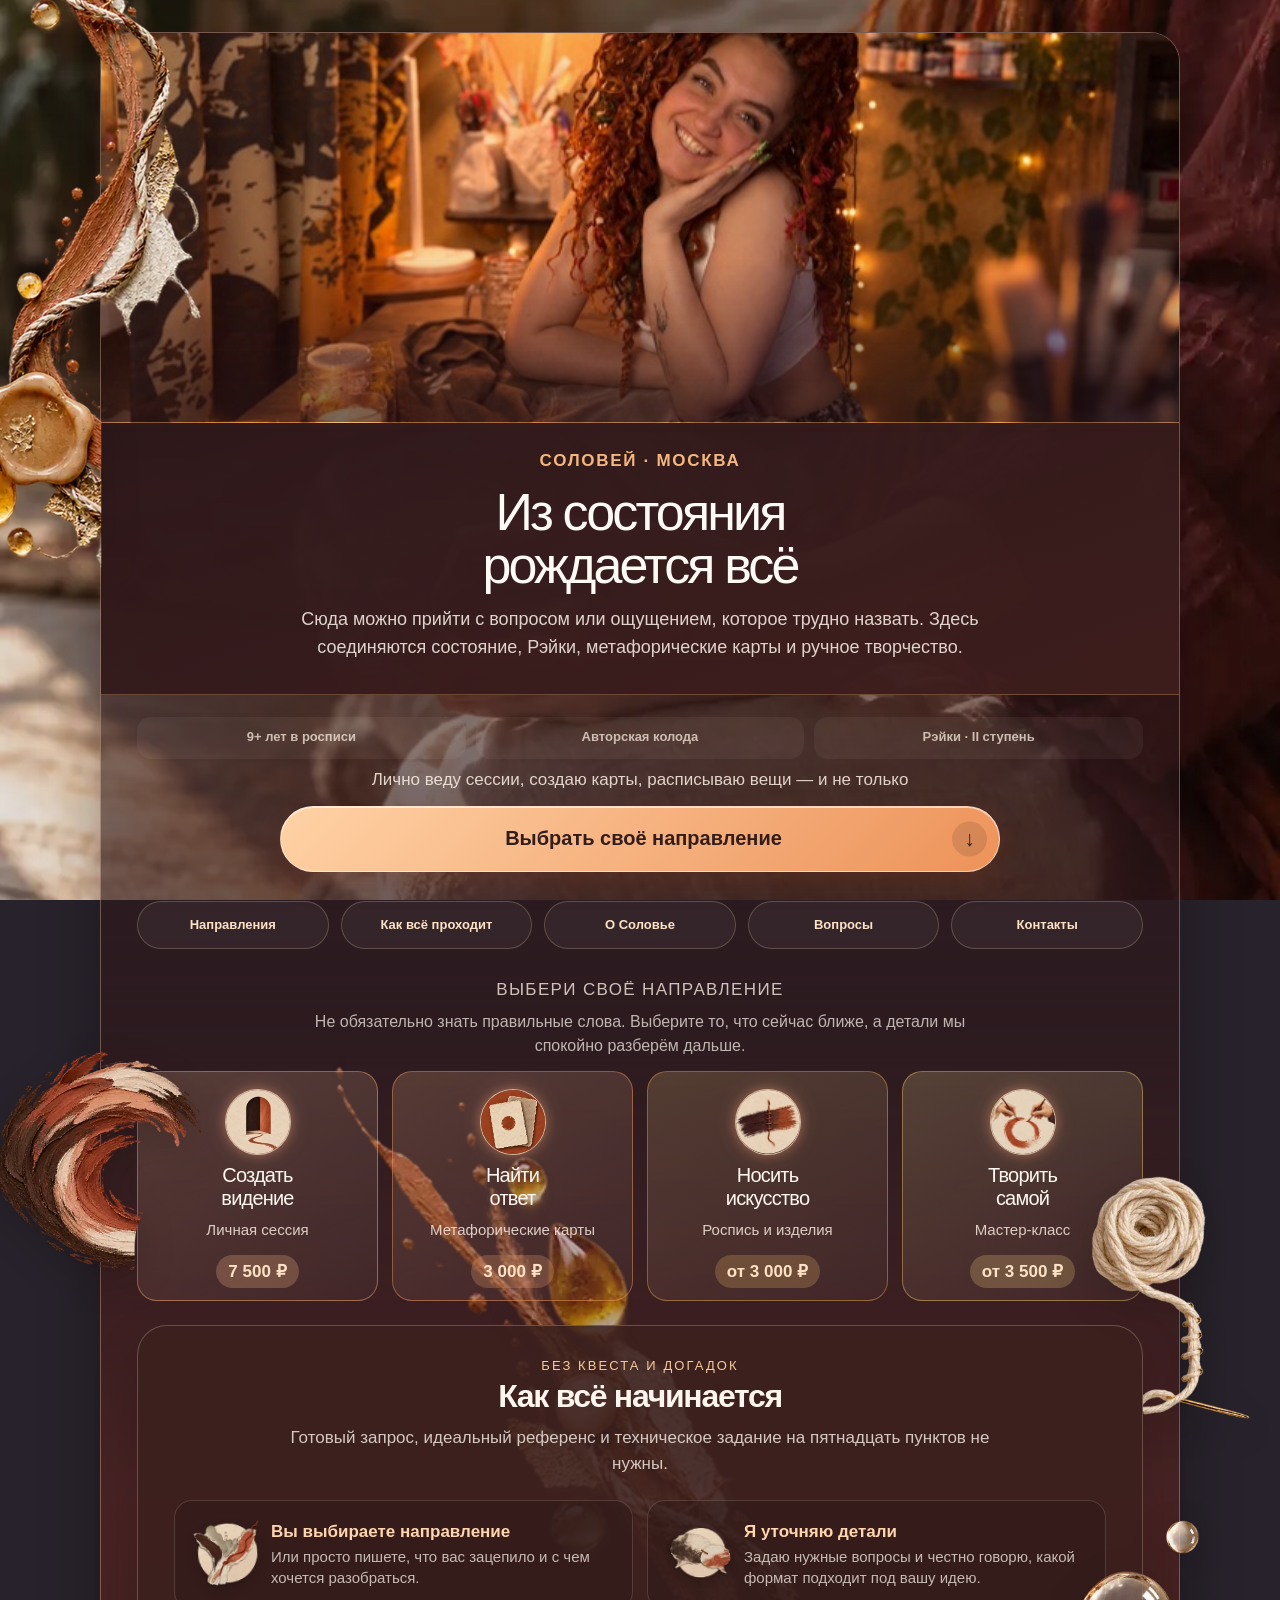
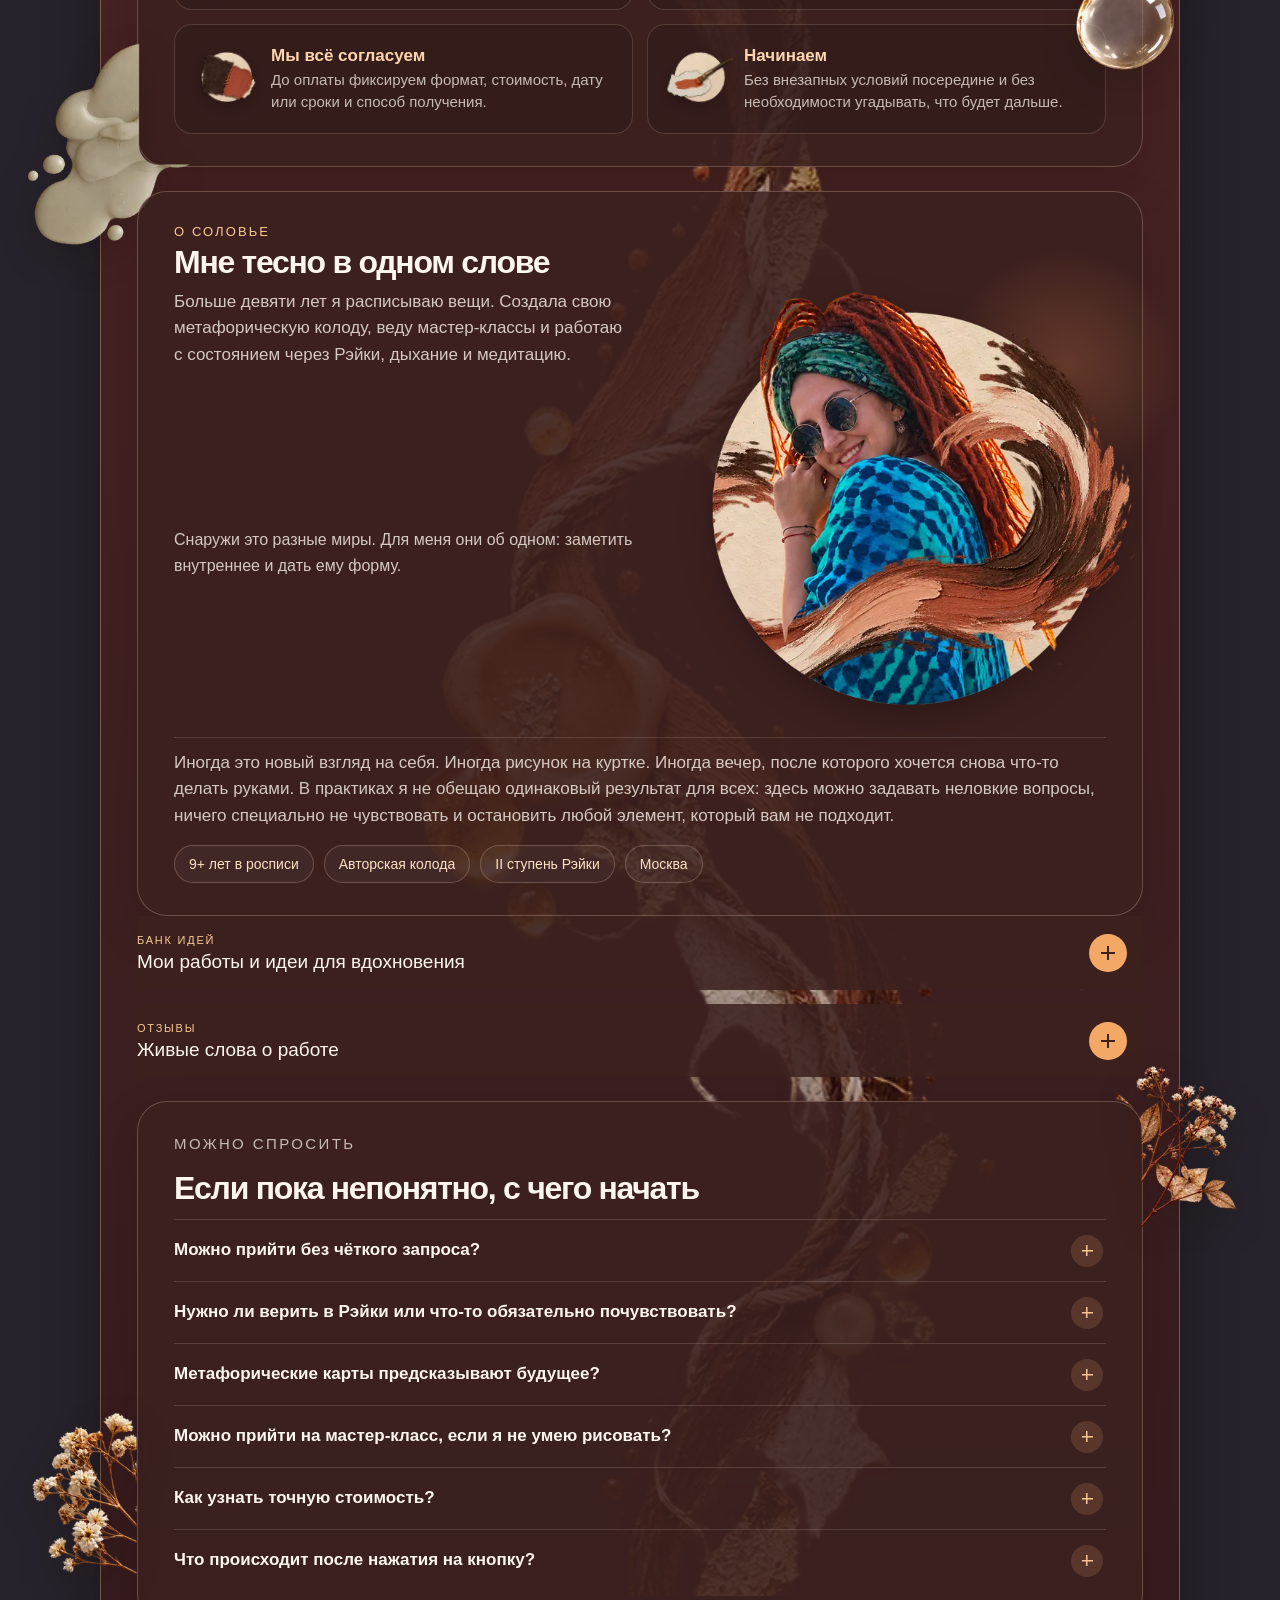
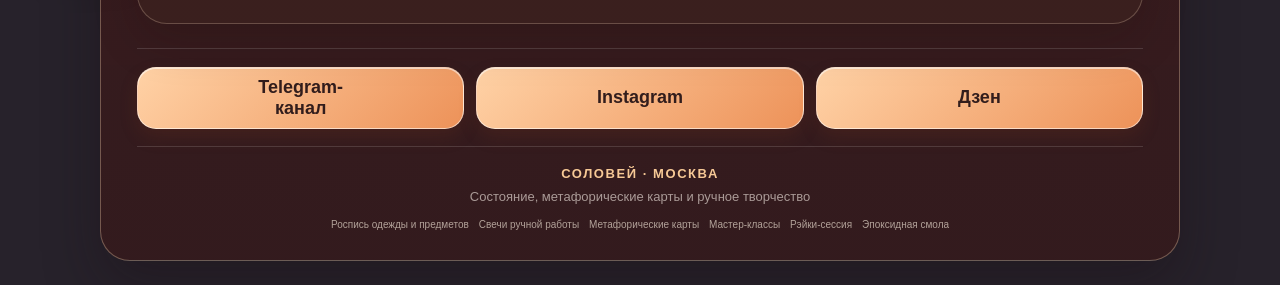
<file: index.html>
<!doctype html>
<html lang="ru">
<head>
  <meta charset="utf-8">
  <meta name="viewport" content="width=device-width,initial-scale=1,viewport-fit=cover">
  <title>Соловей — состояние, Рэйки, метафорические карты и ручное творчество</title>
  <meta name="description" content="Соловей: личные сессии, авторские метафорические карты, роспись, изделия и творческие мастер-классы в Москве.">
  <meta name="robots" content="index,follow,max-image-preview:large">
  <link rel="canonical" href="https://soloveyart.ru/">
  <meta name="theme-color" content="#321d1c">
  <meta property="og:title" content="Соловей — из состояния рождается всё">
  <meta property="og:description" content="Сессии, Рэйки, метафорические карты и ручное творчество.">
  <meta property="og:type" content="website">
  <meta property="og:url" content="https://soloveyart.ru/">
  <meta property="og:image" content="https://soloveyart.ru/assets/brand/hero-studio-1200.jpg?v=20261006-edge-reset-1">
  <link rel="preload" as="image" href="assets/brand/hero-studio-720.jpg?v=20261006-edge-reset-1" imagesrcset="assets/brand/hero-studio-720.jpg?v=20261006-edge-reset-1 720w, assets/brand/hero-studio-1200.jpg?v=20261006-edge-reset-1 1200w" imagesizes="(max-width: 639px) 100vw, (max-width: 899px) 620px, 1080px" fetchpriority="high">
  <link rel="icon" type="image/png" sizes="64x64" href="assets/icons/solovey-logo-64.png?v=20261006-edge-reset-1">
  <link rel="apple-touch-icon" sizes="180x180" href="assets/icons/solovey-logo-180.png?v=20261006-edge-reset-1">
  <script type="application/ld+json">{"@context":"https://schema.org","@graph":[{"@type":"WebSite","@id":"https://soloveyart.ru/#website","url":"https://soloveyart.ru/","name":"SoloveyART","alternateName":["Соловей Арт","Solovey Art","Соловей кастом","Solovey Custom"],"inLanguage":"ru-RU"},{"@type":"Person","@id":"https://soloveyart.ru/#solovey","name":"Соловей","alternateName":["Анастасия Соловей","SoloveyART","Соловей Арт","Соловей кастом","Solovey Custom"],"url":"https://soloveyart.ru/","jobTitle":"Художница, автор метафорических карт, Рэйки-практик","sameAs":["https://t.me/solovey_custom","https://www.instagram.com/solovey.custom","https://dzen.ru/id/69e14e2dcc47293f9d9333e5"]}]}</script>
  <style>
    :root{color-scheme:light}
    *{box-sizing:border-box}
    html{min-height:100%;background:#f7f4f1;scroll-behavior:smooth}
    body{min-height:100%;margin:0;background:#f7f4f1;color:#321d1c}
    main{width:min(100%,620px);margin:0 auto;padding:1px 0 22px}
    img{max-width:100%}
    @media(min-width:680px){main{padding:18px 0 36px}.p{margin-inline:0!important}}
    @media(min-width:900px){html,body{background-size:140% auto!important;background-position:left top!important;background-attachment:fixed!important}main{width:calc(100% - 64px);max-width:1080px}}
    @media(prefers-reduced-motion:reduce){html{scroll-behavior:auto}}
  </style>

  <style id="v2-system">
    :root{background-color:#27222b!important;background-image:none!important}
    html body{position:relative;isolation:isolate;background-color:transparent!important;background-image:none!important}
    html body:before{content:"";position:fixed;z-index:0;inset:0;background:linear-gradient(rgba(38,24,26,.13),rgba(38,24,26,.13)),url("assets/brand/site-background-user.webp?v=20261006-edge-reset-1") center 48%/cover no-repeat;pointer-events:none}
    html body>main{position:relative;z-index:1;padding-bottom:10px!important}
    .p:before{display:none!important}
    .s19hero{padding-bottom:21px!important;border-radius:29px 29px 0 0}
    .s19hero>.s19lead{margin-bottom:0!important}
    .s19hero .s19portrait{height:205px!important;background-color:#3b2225!important;background-image:url("assets/brand/hero-studio-720.jpg?v=20261006-edge-reset-1")!important;background-position:center 68%!important;background-size:cover!important;background-repeat:no-repeat!important}
    .s19hero .s19portrait:before{display:none!important}
    .s19hero .s19portrait:after{content:""!important;display:block!important;position:absolute!important;z-index:2!important;inset:0!important;width:auto!important;height:auto!important;background:linear-gradient(180deg,rgba(31,18,25,.02) 58%,rgba(35,19,24,.58) 100%)!important;opacity:1!important;pointer-events:none!important;transform:none!important}
    .s19heroimage{position:absolute;z-index:1;inset:0;width:100%;height:100%;max-width:none;display:block;object-fit:cover;object-position:center 68%;background:transparent}
    html,body{overflow-x:hidden!important}
    .v2orn{display:none;position:absolute;z-index:5;max-width:none;pointer-events:none;user-select:none;filter:drop-shadow(0 12px 18px rgba(20,8,5,.22))}
    body.v2decor-edit .v2orn{display:block!important;pointer-events:none;outline:2px dashed rgba(255,190,128,.75);outline-offset:5px}
    body.v2decor-edit.v2decor-drag .v2orn{pointer-events:auto;cursor:grab;touch-action:none}
    body.v2decor-edit .v2orn:active{cursor:grabbing;outline-color:#fff2df}
    .v2decor-panel{position:fixed;z-index:99999;right:14px;top:14px;width:min(280px,calc(100vw - 28px));padding:13px 14px;border:1px solid rgba(255,223,193,.4);border-radius:18px;background:rgba(47,24,25,.94);box-shadow:0 14px 42px rgba(15,5,5,.42);color:#fff7ef;font:500 13px/1.4 -apple-system,BlinkMacSystemFont,'Segoe UI',Arial,sans-serif;backdrop-filter:blur(12px)}
    .v2decor-panel strong{display:block;margin-bottom:4px;color:#ffd4a9;font:700 15px/1.2 'Avenir Next','Arial Rounded MT Bold','Segoe UI',Arial,sans-serif}.v2decor-panel span{display:block;color:rgba(255,247,239,.74)}.v2decor-panel output{display:block;min-height:19px;margin:8px 0;color:#fff}.v2decor-panel button{width:100%;padding:8px 10px;border:1px solid rgba(255,223,193,.34);border-radius:999px;background:rgba(255,255,255,.08);color:#ffe4cb;font:600 12px/1 -apple-system,BlinkMacSystemFont,'Segoe UI',Arial,sans-serif;cursor:pointer}.v2decor-panel .v2decor-toggle{margin-bottom:7px;background:#f1a665;color:#371d19;border-color:#ffd0a6}.v2decor-panel .v2decor-mode{margin-bottom:9px;background:#fff0e0;color:#371d19;border-color:#ffd0a6}.v2decor-panel.is-collapsed{width:auto;padding:7px;background:rgba(47,24,25,.88)}.v2decor-panel.is-collapsed .v2decor-toggle,.v2decor-panel.is-collapsed .v2decor-mode{width:auto;margin:0 0 6px;padding:9px 13px}.v2decor-panel.is-collapsed .v2decor-mode{margin-bottom:0}.v2decor-panel.is-collapsed .v2decor-body{display:none}
    .s19hero .s19ey,.s19hero .s19title,.s19hero .s19lead{position:relative;z-index:6}
    .v2materialanchor{position:relative;z-index:0;height:0;pointer-events:none}
    .v2materialanchor:before{content:"";position:absolute;left:50%;top:-245px;width:145%;height:2140px;transform:translateX(-50%);background:url("assets/brand/material-path.webp?v=20261006-edge-reset-1") center top/88% auto repeat-y;opacity:.65;pointer-events:none}
    .s19grid{z-index:1}
    .v2nav{position:relative;z-index:2;display:grid;grid-template-columns:repeat(3,minmax(0,1fr));gap:8px;margin:22px 0 21px;padding:1px 0 4px}
    .v2nav::-webkit-scrollbar{display:none}
    .v2nav a{min-width:0;min-height:42px;padding:5px 7px;display:flex;align-items:center;justify-content:center;border:1px solid rgba(255,221,192,.22);border-radius:999px;background:rgba(255,255,255,.045);color:#ffe1c4!important;text-align:center;text-decoration:none!important;font:600 11px/1.05 'Avenir Next','Arial Rounded MT Bold','Segoe UI',Arial,sans-serif}
    .v2directionlead{max-width:500px;margin:-2px auto 13px;text-align:center;color:rgba(255,247,239,.7);font:400 13px/1.5 -apple-system,BlinkMacSystemFont,'Segoe UI',Arial,sans-serif}
    .v2proof{display:grid!important;grid-template-columns:1fr 1fr!important;gap:7px!important;margin:2px 0 10px!important;text-decoration:none!important;border:0!important;background:transparent!important}
    .v2proof>span{min-height:42px!important;padding:7px 10px!important;display:flex!important;align-items:center!important;justify-content:center!important;border:0!important;border-radius:14px!important;background:rgba(255,236,216,.055)!important;color:rgba(255,243,229,.72)!important;text-align:center!important;font:600 13px/1.15 'Avenir Next','Arial Rounded MT Bold','Segoe UI',Arial,sans-serif!important;transition:background .2s ease,color .2s ease}
    .v2proof>span:last-child{grid-column:1/-1!important;min-height:38px!important}
    .v2proof:hover>span,.v2proof:focus-visible>span{background:rgba(255,236,216,.09)!important;color:#ffe7cf!important}
    .s19cta{position:relative!important;justify-content:center!important;text-align:center!important;border-radius:999px!important;font-family:'Avenir Next','Arial Rounded MT Bold','Segoe UI',Arial,sans-serif!important;font-size:17px!important}
    .s19cta .s19arr{position:absolute;right:12px;top:50%;transform:translateY(-50%)}
    .v2section{position:relative;z-index:1;margin:18px 0 0;padding:20px 16px;border:1px solid rgba(255,224,197,.24);border-radius:26px;background:rgba(60,33,31,.86);box-shadow:0 18px 46px rgba(29,13,8,.18)}
    .s19bank{position:relative;z-index:1;background:rgba(60,33,31,.86)!important}
    .s19pbar{backdrop-filter:none!important;-webkit-backdrop-filter:none!important}
    .v2ey{margin:0 0 6px;color:#f7c996;font:500 11px/1.2 -apple-system,BlinkMacSystemFont,'Segoe UI',Arial,sans-serif;letter-spacing:.16em}
    .v2title{margin:0;color:#fff7ef;font:600 23px/1.1 'Avenir Next','Arial Rounded MT Bold','Segoe UI',Arial,sans-serif;letter-spacing:-.04em}
    .v2lead{margin:10px 0 0;color:rgba(255,247,239,.78);font:400 14px/1.58 -apple-system,BlinkMacSystemFont,'Segoe UI',Arial,sans-serif}
    #how>.v2ey,#how>.v2title,#how>.v2lead{text-align:center}
    #how>.v2lead{max-width:510px;margin-left:auto;margin-right:auto}
    .v2steps{display:grid;gap:9px;margin-top:16px}
    .v2step{position:relative;min-height:78px;padding:14px 13px 14px 72px;border:1px solid rgba(255,220,191,.16);border-radius:18px;background:rgba(40,22,24,.32)}
    .v2step:before{content:"";position:absolute;left:8px;top:9px;width:60px;height:60px;background-position:center;background-size:contain;background-repeat:no-repeat;filter:drop-shadow(0 5px 8px rgba(18,8,5,.28))}
    .v2step:nth-child(1):before{background-image:url("assets/brand/process-step-1-user-v2.webp?v=20261006-edge-reset-1");transform:rotate(-4deg)}
    .v2step:nth-child(2):before{background-image:url("assets/brand/process-step-2-user-v2.webp?v=20261006-edge-reset-1");transform:rotate(2deg)}
    .v2step:nth-child(3):before{background-image:url("assets/brand/process-step-3-user-v2.webp?v=20261006-edge-reset-1");transform:rotate(-2deg)}
    .v2step:nth-child(4):before{background-image:url("assets/brand/process-step-4-user-v2.webp?v=20261006-edge-reset-1");transform:rotate(3deg)}
    .v2step strong{display:block;margin-bottom:3px;color:#ffd5ae;font:600 14px/1.25 -apple-system,BlinkMacSystemFont,'Segoe UI',Arial,sans-serif}
    .v2step span{color:rgba(255,247,239,.72);font:400 13px/1.45 -apple-system,BlinkMacSystemFont,'Segoe UI',Arial,sans-serif}
    .v2about{overflow:visible;isolation:isolate;padding-bottom:22px}
    .v2about:before{content:none}
    .v2about:after{content:"";position:absolute;z-index:-2;right:-45px;top:52px;width:245px;height:245px;border-radius:50%;background:radial-gradient(circle,rgba(233,143,86,.24),transparent 68%);pointer-events:none}
    .v2aboutstage{display:grid;grid-template-columns:1fr;grid-template-areas:"intro" "copy" "guard" "visual";gap:8px;align-items:start;margin-top:8px}
    .v2aboutintro{grid-area:intro;max-width:100%;margin-top:0}
    .v2aboutcopy{grid-area:copy;position:relative;z-index:3;margin-top:0;font-size:13.5px;line-height:1.52}
    .v2aboutvisual{grid-area:visual;position:relative;min-height:282px;margin:2px -10px -10px;overflow:visible;align-self:stretch}
    .v2aboutvisual:before,.v2aboutvisual:after{content:none}
    .v2aboutportrait{position:absolute;z-index:1;width:280px;max-width:none;right:50%;bottom:0;transform:translateX(50%);filter:drop-shadow(0 13px 16px rgba(16,7,7,.3))}
    .v2aboutguard{grid-area:guard;position:relative;margin-top:3px;padding-top:12px;border-top:1px solid rgba(255,236,220,.14)}
    .v2facts{display:flex;flex-wrap:wrap;gap:7px;margin-top:15px}
    .v2facts span{padding:9px 11px;border:1px solid rgba(255,217,185,.23);border-radius:999px;background:rgba(255,255,255,.035);color:#ffe1c4;font:500 12px/1 -apple-system,BlinkMacSystemFont,'Segoe UI',Arial,sans-serif}
    .v2faq{margin-top:14px}
    .v2faq details{border-top:1px solid rgba(255,236,220,.14)}
    .v2faq details:first-of-type{margin-top:13px}
    .v2faq summary{list-style:none;cursor:pointer;padding:15px 32px 15px 0;position:relative;color:#fff7ef;font:600 14px/1.35 -apple-system,BlinkMacSystemFont,'Segoe UI',Arial,sans-serif}
    .v2faq summary::-webkit-details-marker{display:none}
    .v2faq summary:after{content:"";position:absolute;right:2px;top:12px;width:27px;height:27px;box-sizing:border-box;border-radius:50%;background:linear-gradient(#f6c795,#f6c795) center/11px 1.5px no-repeat,linear-gradient(#f6c795,#f6c795) center/1.5px 11px no-repeat,rgba(244,176,112,.16);transition:transform .2s ease}
    .v2faq details[open] summary:after{transform:rotate(45deg)}
    .v2faq p{margin:-2px 0 15px;color:rgba(255,247,239,.72);font:400 13px/1.55 -apple-system,BlinkMacSystemFont,'Segoe UI',Arial,sans-serif}
    .v2footer{margin:17px 0 0;padding:17px 4px 2px;text-align:center;border-top:1px solid rgba(255,255,255,.14);color:rgba(255,247,239,.58);font:400 12px/1.5 -apple-system,BlinkMacSystemFont,'Segoe UI',Arial,sans-serif}
    .v2footer strong{display:block;margin-bottom:4px;color:#f7c996;font-weight:600;letter-spacing:.12em}
    .v2title,.v2ey,.s19cap,.s19ct,.v2step strong,.v2faq summary,.s19bank summary,.s19social a,.v2footer,.v2facts span,.s19ptitle,.s19pbox h3,.s19pcta,.s19pback,.s19pclose,.s19price{font-family:'Avenir Next','Arial Rounded MT Bold','Segoe UI',Arial,sans-serif!important}
    .v2draft{display:inline-flex;margin-top:9px;padding:7px 10px;border:1px solid rgba(255,221,192,.2);border-radius:999px;color:rgba(255,247,239,.55);font-size:10px;letter-spacing:.1em}
    .v2serviceflow{margin-top:12px;padding-top:12px;border-top:1px solid rgba(255,236,220,.13)}
    .v2serviceflow strong{display:block;margin-bottom:6px;color:#ffd5ae;font:600 14px/1.25 -apple-system,BlinkMacSystemFont,'Segoe UI',Arial,sans-serif}
    .v2serviceflow p{margin:0;color:rgba(255,247,239,.76);font:400 13px/1.55 -apple-system,BlinkMacSystemFont,'Segoe UI',Arial,sans-serif}
    .v2prices{display:grid;grid-template-columns:1fr 1fr;gap:8px;margin-top:12px}
    .v2priceitem{padding:12px;border:1px solid rgba(255,220,191,.17);border-radius:16px;background:rgba(255,255,255,.035)}
    .v2priceitem span{display:block;color:rgba(255,247,239,.65);font:400 12px/1.35 -apple-system,BlinkMacSystemFont,'Segoe UI',Arial,sans-serif}
    .v2priceitem strong{display:block;margin-top:4px;color:#ffd5ae;font:650 15px/1.2 -apple-system,BlinkMacSystemFont,'Segoe UI',Arial,sans-serif}
    .s19bankarrow{position:relative!important;align-self:center!important;margin-top:0!important;font-size:0!important;background:linear-gradient(#3c2119,#3c2119) center/14px 2px no-repeat,linear-gradient(#3c2119,#3c2119) center/2px 14px no-repeat,#f3a965!important}
    .s19bankarrow:before{display:none!important}
    a:focus-visible,summary:focus-visible{outline:3px solid #ffd2a6;outline-offset:3px}
    @media(min-width:560px){.s19hero .s19portrait{height:230px!important}.v2steps{grid-template-columns:1fr 1fr}.v2section{padding:24px 22px}.v2nav{grid-template-columns:repeat(5,minmax(0,1fr))}.v2aboutstage{grid-template-columns:minmax(0,1fr) 290px;grid-template-areas:"intro visual" "copy visual" "guard guard";gap:12px 22px}.v2aboutintro{margin-top:0}.v2aboutcopy{max-width:none}.v2aboutportrait{width:400px;right:-20px;bottom:auto;top:-20px;transform:none}.v2aboutvisual{min-height:330px;margin:0 -18px 0 0}.v2aboutguard{width:100%;margin-top:0}}
    @media(min-width:640px){.p{overflow:visible!important}.v2orn{display:block}.v2orn-hero{left:-287px;top:-35px;width:434px}.v2orn-paint{left:-150px;top:55px;width:260px}.v2orn-yarn{left:512px;right:auto;top:141px;width:286px}.v2orn-wax{left:-112px;top:151px;width:185px}.v2orn-bubbles{left:433px;right:auto;top:310px;bottom:auto;width:255px}.v2orn-flowers-left{left:-237px;bottom:42px;width:339px}.v2orn-flowers-right{left:406px;right:auto;top:-202px;width:290px}}
    @media(min-width:900px){
      .p{--xl:46px;--md:21px;--sm:17px;padding:32px 36px 27px}
      .s19hero{margin:-32px -36px 22px;padding:0 36px 32px!important}
      .s19hero .s19portrait{height:390px!important;margin:0 -36px 28px}
      .s19heroimage{object-position:center 60%}
      .s19hero .s19ey,.s19hero .s19title,.s19hero .s19lead{max-width:760px;margin-left:auto;margin-right:auto;text-align:center}
      .s19hero .s19title{font-size:52px}
      .s19hero .s19lead{font-size:18px;line-height:1.55}
      .v2proof{grid-template-columns:repeat(3,minmax(0,1fr))!important;gap:10px!important}
      .v2proof>span:last-child{grid-column:auto!important;min-height:42px!important}
      .s19by{font-size:17px}
      .s19cta{width:min(100%,720px);margin-left:auto;margin-right:auto;min-height:66px;font-size:20px!important}
      .v2nav{gap:12px;margin:28px 0 27px}.v2nav a{min-height:48px;font-size:13px}
      .v2directionlead{max-width:720px;font-size:16px}
      .s19grid{grid-template-columns:repeat(4,minmax(0,1fr));gap:14px}
      .s19card{height:230px!important;min-height:230px!important;padding-top:18px!important}
      .s19ic,.s19ic img{width:64px!important;height:64px!important;min-height:64px!important}
      .s19ct{font-size:20px;min-height:52px!important}.s19service{font-size:15px}.s19price{font-size:17px}
      .v2section{margin-top:24px;padding:32px 36px;border-radius:30px}
      .v2title{font-size:32px}.v2lead{font-size:17px}.v2ey{font-size:13px}
      #how>.v2lead{max-width:720px}
      .v2steps{grid-template-columns:repeat(2,minmax(0,1fr));gap:14px;margin-top:22px}
      .v2step{min-height:108px;padding:20px 18px 20px 96px}.v2step:before{left:14px;top:14px;width:76px;height:76px}.v2step strong{font-size:17px}.v2step span{font-size:15px}
      .v2aboutstage{grid-template-columns:minmax(0,1fr) 430px;gap:18px 42px}.v2aboutcopy{font-size:16px;line-height:1.62}.v2aboutvisual{min-height:430px}.v2aboutportrait{width:510px;right:-35px;top:-38px}
      .v2facts{gap:10px}.v2facts span{padding:11px 14px;font-size:14px}
      .v2faq summary{padding:19px 44px 19px 0;font-size:17px}.v2faq p{font-size:15px}.v2faq summary:after{right:3px;top:15px;width:32px;height:32px}
      .s19social{gap:12px;margin-top:24px;padding-top:18px}.s19social a{min-height:62px;font-size:18px}
      .v2footer{font-size:13px}
      .v2orn-hero{left:-286px;right:auto;top:-33px;bottom:auto}
      .v2orn-paint{left:-151px;right:auto;top:-23px;bottom:auto}
      .v2orn-yarn{left:935px;right:auto;top:90px;bottom:auto}
      .v2orn-wax{left:-132px;right:auto;top:317px;bottom:auto}
      .v2orn-bubbles{left:881px;right:auto;top:165px;bottom:auto}
      .v2orn-flowers-left{left:-237px;right:auto;top:273px;bottom:auto}
      .v2orn-flowers-right{left:828px;right:auto;top:-202px;bottom:auto}
    }
    @media(max-width:559px){.v2materialanchor:before{top:-210px;width:162%;background-size:92% auto}}
    @media(max-width:639px){html body{background:#3a2828!important}html body:before{display:none}.p{overflow:visible!important}.v2materialanchor:before{display:none}.v2orn{display:block;filter:none}.v2aboutportrait,.v2step:before{filter:none!important}.s19pbar{backdrop-filter:none!important;-webkit-backdrop-filter:none!important}.v2orn-hero{left:-179px;right:auto;top:-26px;bottom:auto;width:270px}.v2orn-paint{left:-104px;right:auto;top:-33px;bottom:auto;width:180px}.v2orn-yarn{left:auto!important;right:-135px!important;top:170px!important;bottom:auto!important;width:180px}.v2orn-wax{left:-81px;right:auto;top:180px;bottom:auto;width:135px}.v2orn-bubbles{left:215px;right:auto;top:565px;bottom:auto;width:170px}.v2orn-flowers-left{left:-126px;right:auto;top:378px;bottom:auto;width:180px}.v2orn-flowers-right{left:auto!important;right:-70px!important;top:-118px!important;bottom:auto!important;width:175px}}
    @media(max-width:359px){.v2nav a{font-size:10px}.v2aboutportrait{width:260px}.v2aboutcopy{font-size:13px}}
    @media(prefers-reduced-motion:reduce){.v2faq summary:after{transition:none}}
  </style>
<script>(()=>{try{const u=new URL(location.href);if(u.searchParams.has("v")){u.searchParams.delete("v");history.replaceState(null,"",u.pathname+(u.search?u.search:"")+u.hash)}}catch{}})();</script>
</head>
<body>
<main><style>.p{--xl:32px;--md:18px;--sm:16px;position:relative;overflow:hidden;margin:14px;padding:26px 18px 19px;border:1px solid rgba(255,220,185,.32);border-radius:30px;background:linear-gradient(180deg,rgba(35,20,24,.12) 0,rgba(46,24,27,.72) 29%,rgba(73,35,35,.96) 43%,rgba(52,27,29,.98) 100%);box-shadow:inset 0 1px rgba(255,255,255,.13),0 24px 55px rgba(24,13,18,.34);color:#fff9f2;font-family:-apple-system,BlinkMacSystemFont,'Segoe UI',Arial,sans-serif}.s19hero{position:relative;overflow:hidden;margin:-26px -18px 15px;padding:0 18px 21px;background:linear-gradient(160deg,rgba(35,19,24,.98),rgba(63,31,30,.95));border-bottom:1px solid rgba(244,174,105,.34)}.s19portrait{position:relative;height:138px;margin:0 -18px 20px;background:linear-gradient(180deg,rgba(31,18,25,.03) 48%,rgba(35,19,24,.92) 100%),url("assets/img/027830ee-ac8e-4bca-8090-dbf9de2b45ab.webp?v=20261006-edge-reset-1") center 35%/cover no-repeat;border-bottom:1px solid rgba(244,174,105,.48)}.s19portrait:before,.s19portrait:after{content:"";position:absolute;z-index:1;top:0;width:92px;height:100%;background:none;opacity:.82;filter:drop-shadow(0 1px 4px rgba(72,35,27,.24));pointer-events:none}.s19portrait:before{left:-13px}.s19portrait:after{right:-13px;transform:scaleX(-1)}.s19proof{position:relative;display:grid;grid-template-columns:1fr 1fr;gap:7px;margin:0 0 9px}.s19proof span{min-height:42px;padding:6px 8px;display:flex;align-items:center;justify-content:center;text-align:center;border:1px solid rgba(232,147,89,.38);border-radius:15px;background:rgba(255,236,216,.075);color:#fff3e5;font-size:var(--sm);line-height:1.12}.s19proof span:last-child{grid-column:1/-1;min-height:38px}.s19by{position:relative;margin:0 2px 14px;padding-left:0;text-align:center;font-size:var(--sm);line-height:1.35;color:rgba(255,243,232,.84)}.s19ey,.s19lead,.s19cta,.s19cap,.s19grid,.s19social{position:relative}.s19ey{text-align:center;margin-bottom:15px;font-size:var(--sm);font-weight:600;letter-spacing:.1em;color:#f4b77f}.s19title{position:relative;margin:0 0 14px;font-family:'Avenir Next','Arial Rounded MT Bold','Segoe UI',Arial,sans-serif;font-size:var(--xl);font-weight:500;line-height:1.02;letter-spacing:-.055em;color:#fffaf4}.s19lead{margin:0 0 19px;font-size:var(--sm);line-height:1.5;color:rgba(255,247,238,.84)}.s19cta{min-height:60px;padding:0 12px 0 19px;display:flex;align-items:center;justify-content:space-between;border:1px solid rgba(255,255,255,.56);border-radius:21px;background:linear-gradient(135deg,#ffd2a6,#ed9259);box-shadow:inset 0 1px rgba(255,255,255,.6),0 10px 26px rgba(126,54,27,.28);color:#321d1c!important;text-decoration:none!important;font-size:var(--md);font-weight:600}.s19arr{width:35px;height:35px;display:flex;align-items:center;justify-content:center;border-radius:50%;background:rgba(50,29,28,.13);font-size:var(--md)}.s19cap{margin:24px 0 12px;text-align:center;font-size:var(--sm);font-weight:500;letter-spacing:.08em;color:rgba(255,239,225,.78)}.s19grid{display:grid;grid-template-columns:repeat(2,minmax(0,1fr));gap:10px}.s19card{--a:#f1a66d;height:208px!important;min-height:208px!important;padding:14px 9px 12px!important;box-sizing:border-box!important;display:flex!important;flex-direction:column!important;align-items:center!important;justify-content:flex-start!important;position:relative!important;text-align:center;border:1px solid color-mix(in srgb,var(--a) 48%,transparent);border-radius:20px;background:linear-gradient(160deg,color-mix(in srgb,var(--a) 15%,rgba(255,255,255,.07)),rgba(255,255,255,.035));color:#fff8f0!important;text-decoration:none!important}.c2{--a:#e89359}.c3{--a:#d6a044}.c4{--a:#e0bc61}.s19ic{width:54px!important;height:54px!important;min-height:54px!important;display:flex!important;align-items:center;justify-content:center;justify-self:center;border-radius:50%;overflow:hidden;transform:none;box-shadow:0 0 0 1px rgba(255,230,207,.68),0 0 11px rgba(232,139,87,.52),0 0 22px rgba(255,214,181,.22)}.s19ic img{width:54px;height:54px;max-width:none;display:block;object-fit:cover;border-radius:50%;transform:scale(1.18);transform-origin:center}.s19card[href="#session"] .s19ic img,.s19card[href="#cards"] .s19ic img{transform:scale(1.35) translateY(1.5px)}.s19ct{min-height:46px!important;margin-top:7px!important;display:flex!important;align-items:center;justify-content:center;font-family:'Avenir Next','Arial Rounded MT Bold','Segoe UI',Arial,sans-serif;font-size:var(--md);font-weight:500;line-height:1.14;letter-spacing:-.04em}.s19bottom{position:absolute!important;left:8px;right:8px;bottom:12px;height:72px;display:flex!important;flex-direction:column!important;align-items:center!important;justify-content:space-between!important;box-sizing:border-box}.s19service{height:27px;display:flex!important;align-items:center!important;justify-content:center!important;font-size:var(--sm);line-height:1.15;color:rgba(255,242,230,.82);text-align:center}.s19price{position:static!important;transform:none!important;height:33px;padding:0 12px;box-sizing:border-box;line-height:1;display:inline-flex!important;align-items:center!important;justify-content:center!important;border-radius:17px;background:color-mix(in srgb,var(--a) 22%,rgba(255,255,255,.05));font-size:var(--sm);font-weight:650;white-space:nowrap;color:#ffe2c5}.s19social{margin-top:17px;padding-top:13px;border-top:1px solid rgba(255,255,255,.14);display:grid;grid-template-columns:repeat(3,minmax(0,1fr));gap:7px}.s19social a{min-height:54px;display:flex;align-items:center;justify-content:center;border:1px solid rgba(255,255,255,.56);border-radius:19px;background:linear-gradient(135deg,#ffd2a6,#ed9259);box-shadow:inset 0 1px rgba(255,255,255,.6),0 8px 18px rgba(126,54,27,.20);color:#321d1c!important;font-weight:600;text-align:center;line-height:1.12;text-decoration:none!important;font-size:var(--sm)}.s19card{height:169px;padding-left:7px;padding-right:7px}}
.s19bank{margin:18px 0 0;border:1px solid rgba(255,224,197,.24);border-radius:26px;background:rgba(69,40,31,.86);overflow:hidden;box-shadow:0 18px 46px rgba(29,13,8,.18)}
.s19bank summary{list-style:none;cursor:pointer;padding:18px 16px 17px 0;display:flex;align-items:flex-start;justify-content:space-between;gap:14px}
.s19bank summary::-webkit-details-marker{display:none}
.s19bankey{font-family:-apple-system,BlinkMacSystemFont,'Segoe UI',Arial,sans-serif;font-size:11px;letter-spacing:.16em;color:#f7c996;margin-bottom:5px}
.s19banktitle{font-family:'Avenir Next','Arial Rounded MT Bold','Segoe UI',Arial,sans-serif;font-size:19px;line-height:1.14;color:#fff7ef}
.s19bankarrow{width:38px;height:38px;border-radius:50%;display:grid;place-items:center;background:#f3a965;color:#3c2119;font:22px/1 -apple-system,BlinkMacSystemFont,'Segoe UI',Arial,sans-serif;transition:.25s;flex:0 0 auto;margin-top:17px}
.s19bank[open] .s19bankarrow{transform:rotate(45deg)}
.s19bankbody{padding:0 14px 17px}
.s19group{padding:14px 0 3px;border-top:1px solid rgba(255,236,220,.14)}
.s19grouphead{display:flex;align-items:center;justify-content:space-between;margin:0 3px 10px;color:#fff7ef;text-decoration:none}
.s19grouphead span:first-child{font:600 15px/1.25 -apple-system,BlinkMacSystemFont,'Segoe UI',Arial,sans-serif}
.s19grouphead span:last-child{font:500 12px/1 -apple-system,BlinkMacSystemFont,'Segoe UI',Arial,sans-serif;color:#f7c996}
.s19rail{display:grid;grid-auto-flow:column;grid-auto-columns:72%;gap:10px;overflow-x:auto;scroll-snap-type:x mandatory;padding:0 2px 10px;scrollbar-width:none}
.s19rail::-webkit-scrollbar{display:none}
.s19rail img{width:100%;aspect-ratio:4/5;object-fit:cover;border-radius:18px;scroll-snap-align:start;border:1px solid rgba(255,255,255,.18);display:block}
.s19bankhint{font:400 12px/1.45 -apple-system,BlinkMacSystemFont,'Segoe UI',Arial,sans-serif;color:rgba(255,247,239,.72);margin:6px 3px 0}
.s19bank summary{padding-left:0!important}.s19bank summary::marker{content:''}
.s19page{display:none;position:fixed;inset:0;z-index:2147483000;overflow-y:auto;-webkit-overflow-scrolling:touch;background:#2d1718;color:#fff7ef;text-align:left}
.s19page:target{display:block}
.s19pagein{width:min(100%,760px);min-height:100vh;margin:0 auto;background:linear-gradient(180deg,#3b2020 0%,#2b1718 100%);box-shadow:0 0 80px rgba(0,0,0,.35)}
.s19pbar{position:sticky;top:0;z-index:5;display:flex;align-items:center;justify-content:space-between;padding:12px 16px;background:rgba(45,23,24,.92);backdrop-filter:blur(16px);border-bottom:1px solid rgba(255,222,195,.15)}
.s19pbrand{font:600 11px/1 -apple-system,BlinkMacSystemFont,'Segoe UI',Arial,sans-serif;letter-spacing:.15em;color:#f6c795}
.s19pclose{width:42px;height:42px;border-radius:50%;display:grid;place-items:center;background:#f4b070;color:#351c19;text-decoration:none;font:400 25px/1 -apple-system,BlinkMacSystemFont,'Segoe UI',Arial,sans-serif}
.s19phead{padding:26px 18px 17px}.s19pkicker{font:500 11px/1.2 -apple-system,BlinkMacSystemFont,'Segoe UI',Arial,sans-serif;letter-spacing:.16em;color:#f5bf8c;margin-bottom:10px}
.s19ptitle{font:600 clamp(27px,7vw,42px)/1.04 'Avenir Next','Arial Rounded MT Bold','Segoe UI',Arial,sans-serif;letter-spacing:-.045em;margin:0;color:#fff7ef}
.s19plead{font:400 16px/1.55 -apple-system,BlinkMacSystemFont,'Segoe UI',Arial,sans-serif;color:rgba(255,247,239,.82);margin:15px 0 0}
.s19pchips{display:flex;flex-wrap:wrap;gap:8px;padding:0 18px 18px}.s19pchips span{font:500 12px/1 -apple-system,BlinkMacSystemFont,'Segoe UI',Arial,sans-serif;padding:10px 12px;border:1px solid rgba(255,217,185,.25);border-radius:999px;background:rgba(255,255,255,.045);color:#ffe1c4}
.s19pgallery{display:grid;grid-auto-flow:column;grid-auto-columns:84%;gap:10px;overflow-x:auto;scroll-snap-type:x mandatory;padding:0 18px 22px;scrollbar-width:none}.s19pgallery::-webkit-scrollbar{display:none}
.s19pgallery img{width:100%;aspect-ratio:4/5;object-fit:cover;border-radius:22px;scroll-snap-align:center;border:1px solid rgba(255,255,255,.14);display:block}.s19pone img{aspect-ratio:16/11}
.s19pcontent{padding:0 18px 28px}.s19pbox{margin:0 0 12px;padding:18px;border:1px solid rgba(255,220,191,.18);border-radius:22px;background:rgba(255,255,255,.045)}
.s19pbox h3{font:600 17px/1.25 'Avenir Next','Arial Rounded MT Bold','Segoe UI',Arial,sans-serif;letter-spacing:-.025em;margin:0 0 11px;color:#ffd5ae}.s19pbox p,.s19pbox li{font:400 14px/1.58 -apple-system,BlinkMacSystemFont,'Segoe UI',Arial,sans-serif;color:rgba(255,247,239,.83)}
.s19pbox p{margin:0}.s19pbox ul{margin:0;padding-left:19px}.s19pbox li+li{margin-top:7px}.s19pnote{font:400 12px/1.5 -apple-system,BlinkMacSystemFont,'Segoe UI',Arial,sans-serif;color:rgba(255,247,239,.62);margin:14px 2px 0}
.s19paction{position:sticky;bottom:0;z-index:5;padding:12px 16px max(12px,env(safe-area-inset-bottom));background:linear-gradient(180deg,rgba(45,23,24,0),rgba(45,23,24,.96) 22%)}
.s19pcta{min-height:58px;border-radius:18px;display:flex;align-items:center;justify-content:space-between;padding:0 17px;background:linear-gradient(135deg,#ffd0a3,#ef985e);color:#341d19;text-decoration:none;font:600 15px/1.15 -apple-system,BlinkMacSystemFont,'Segoe UI',Arial,sans-serif;box-shadow:0 12px 34px rgba(18,6,5,.28)}
.s19pprice{font:600 13px/1 -apple-system,BlinkMacSystemFont,'Segoe UI',Arial,sans-serif;white-space:nowrap}.s19pback{display:block;text-align:center;padding:4px 0 20px;color:#f6c795;text-decoration:none;font:500 13px/1.2 -apple-system,BlinkMacSystemFont,'Segoe UI',Arial,sans-serif}
@media(min-width:700px){.s19pgallery{grid-auto-columns:46%}.s19pone{grid-auto-columns:100%}.s19phead{padding-top:38px}.s19pcontent{display:grid;grid-template-columns:1fr 1fr;gap:12px}.s19pcontent .s19pnote{grid-column:1/-1}.s19paction{padding-left:18px;padding-right:18px}}

.s19reviews{margin-top:14px}.s19reviews .s19bankbody{padding-top:4px}.s19reviewrail{display:grid;grid-auto-flow:column;grid-auto-columns:88%;gap:12px;overflow-x:auto;scroll-snap-type:x mandatory;padding:0 2px 12px;scrollbar-width:none;align-items:start}.s19reviewrail::-webkit-scrollbar{display:none}.s19reviewrail img{display:block;width:100%;height:auto;max-height:590px;object-fit:contain;object-position:top center;border-radius:18px;scroll-snap-align:start;border:1px solid rgba(255,255,255,.18);background:#f4ece6}
.s19reviewgroup{padding:14px 0 4px;border-top:1px solid rgba(255,236,220,.14)}.s19reviewhead{display:flex;align-items:center;justify-content:space-between;gap:12px;margin:0 3px 10px;color:#fff7ef}.s19reviewhead span:first-child{font:600 15px/1.25 -apple-system,BlinkMacSystemFont,'Segoe UI',Arial,sans-serif}.s19reviewhead span:last-child{font:500 12px/1 -apple-system,BlinkMacSystemFont,'Segoe UI',Arial,sans-serif;color:#f7c996;white-space:nowrap}.s19reviewrail a{display:block;scroll-snap-align:start;text-decoration:none}.s19reviewrail a img{scroll-snap-align:unset}.s19reviewempty{padding:18px;border:1px dashed rgba(255,220,191,.24);border-radius:18px;background:rgba(255,255,255,.035);font:400 13px/1.45 -apple-system,BlinkMacSystemFont,'Segoe UI',Arial,sans-serif;color:rgba(255,247,239,.66)}</style><section class="p"><img class="v2orn v2orn-hero" src="assets/brand/decor-hero-thread.webp?v=20261006-edge-reset-1" alt="" aria-hidden="true" loading="lazy" decoding="async" fetchpriority="low"><div class="s19hero"><div class="s19portrait" aria-hidden="true"><img class="s19heroimage" src="assets/brand/hero-studio-720.jpg?v=20261006-edge-reset-1" srcset="assets/brand/hero-studio-720.jpg?v=20261006-edge-reset-1 720w, assets/brand/hero-studio-1200.jpg?v=20261006-edge-reset-1 1200w" sizes="(max-width: 639px) 100vw, 620px" width="1200" height="908" alt="" loading="eager" decoding="async" fetchpriority="high"></div><div class="s19ey">СОЛОВЕЙ · МОСКВА</div><h1 class="s19title">Из состояния<br>рождается всё</h1><p class="s19lead">Сюда можно прийти с вопросом или ощущением, которое трудно назвать. Здесь соединяются состояние, Рэйки, метафорические карты и ручное творчество.</p></div><a class="s19proof v2proof" href="#about" aria-label="Чуть больше о Соловье"><span>9+ лет в росписи</span><span>Авторская колода</span><span>Рэйки · II ступень</span></a><p class="s19by">Лично веду сессии, создаю карты, расписываю вещи — и не только</p><a class="s19cta" href="#directions"><span>Выбрать своё направление</span><span class="s19arr">↓</span></a><nav class="v2nav" aria-label="Навигация по странице">
  <a href="#directions">Направления</a>
  <a href="#how">Как всё проходит</a>
  <a href="#about">О Соловье</a>
  <a href="#questions">Вопросы</a>
  <a href="#contacts">Контакты</a>
</nav>
<div class="s19cap" id="directions">ВЫБЕРИ СВОЁ НАПРАВЛЕНИЕ</div>
<p class="v2directionlead">Не обязательно знать правильные слова. Выберите то, что сейчас ближе, а детали мы спокойно разберём дальше.</p><div class="s19grid"><img class="v2orn v2orn-paint" src="assets/brand/decor-paint-wave.webp?v=20261006-edge-reset-1" alt="" aria-hidden="true" loading="lazy" decoding="async"><img class="v2orn v2orn-yarn" src="assets/brand/decor-yarn-needle.webp?v=20261006-edge-reset-1" alt="" aria-hidden="true" loading="lazy" decoding="async"><a class="s19card" href="#session"><div class="s19ic"><img loading="lazy" decoding="async" src="assets/icons/icon-1.webp?v=20261006-edge-reset-1" alt="" aria-hidden="true"></div><div class="s19ct">Создать<br>видение</div><div class="s19bottom"><div class="s19service">Личная сессия</div><div class="s19price">7 500 ₽</div></div></a><a class="s19card c2" href="#cards"><div class="s19ic"><img loading="lazy" decoding="async" src="assets/icons/icon-2.webp?v=20261006-edge-reset-1" alt="" aria-hidden="true"></div><div class="s19ct">Найти<br>ответ</div><div class="s19bottom"><div class="s19service">Метафорические карты</div><div class="s19price">3 000 ₽</div></div></a><a class="s19card c3" href="#art"><div class="s19ic"><img loading="lazy" decoding="async" src="assets/icons/icon-3.webp?v=20261006-edge-reset-1" alt="" aria-hidden="true"></div><div class="s19ct">Носить<br>искусство</div><div class="s19bottom"><div class="s19service">Роспись и изделия</div><div class="s19price">от 3 000 ₽</div></div></a><a class="s19card c4" href="#master"><div class="s19ic"><img loading="lazy" decoding="async" src="assets/icons/icon-4.webp?v=20261006-edge-reset-1" alt="" aria-hidden="true"></div><div class="s19ct">Творить<br>самой</div><div class="s19bottom"><div class="s19service">Мастер-класс</div><div class="s19price">от 3 500 ₽</div></div></a></div><div class="v2materialanchor" aria-hidden="true"></div>
<section class="v2section" id="how">
  <img class="v2orn v2orn-wax" src="assets/brand/decor-wax-form.webp?v=20261006-edge-reset-1" alt="" aria-hidden="true" loading="lazy" decoding="async">
  <img class="v2orn v2orn-bubbles" src="assets/brand/decor-resin-bubbles.webp?v=20261006-edge-reset-1" alt="" aria-hidden="true" loading="lazy" decoding="async">
  <p class="v2ey">БЕЗ КВЕСТА И ДОГАДОК</p>
  <h2 class="v2title">Как всё начинается</h2>
  <p class="v2lead">Готовый запрос, идеальный референс и техническое задание на пятнадцать пунктов не нужны.</p>
  <div class="v2steps">
    <div class="v2step"><strong>Вы выбираете направление</strong><span>Или просто пишете, что вас зацепило и с чем хочется разобраться.</span></div>
    <div class="v2step"><strong>Я уточняю детали</strong><span>Задаю нужные вопросы и честно говорю, какой формат подходит под вашу идею.</span></div>
    <div class="v2step"><strong>Мы всё согласуем</strong><span>До оплаты фиксируем формат, стоимость, дату или сроки и способ получения.</span></div>
    <div class="v2step"><strong>Начинаем</strong><span>Без внезапных условий посередине и без необходимости угадывать, что будет дальше.</span></div>
  </div>
</section>
<section class="v2section v2about" id="about">
  <p class="v2ey">О СОЛОВЬЕ</p>
  <h2 class="v2title">Мне тесно в одном слове</h2>
  <div class="v2aboutstage">
    <p class="v2lead v2aboutintro">Больше девяти лет я расписываю вещи. Создала свою метафорическую колоду, веду мастер-классы и работаю с состоянием через Рэйки, дыхание и медитацию.</p>
    <p class="v2lead v2aboutcopy">Снаружи это разные миры. Для меня они об одном: заметить внутреннее и дать ему форму.</p>
    <div class="v2aboutvisual" aria-hidden="true"><img class="v2aboutportrait" src="assets/brand/solovey-about-user-v2.webp?v=20261006-edge-reset-1" alt="" loading="lazy" decoding="async"></div>
    <p class="v2lead v2aboutguard">Иногда это новый взгляд на себя. Иногда рисунок на куртке. Иногда вечер, после которого хочется снова что-то делать руками. В практиках я не обещаю одинаковый результат для всех: здесь можно задавать неловкие вопросы, ничего специально не чувствовать и остановить любой элемент, который вам не подходит.</p>
  </div>
  <div class="v2facts"><span>9+ лет в росписи</span><span>Авторская колода</span><span>II ступень Рэйки</span><span>Москва</span></div>
</section>
<details class="s19bank"><summary><div><div class="s19bankey">БАНК ИДЕЙ</div><div class="s19banktitle">Мои работы и идеи для вдохновения</div></div><div class="s19bankarrow">+</div></summary><div class="s19bankbody"><div class="s19bankhint" style="margin:2px 3px 14px">Здесь собраны и мои выполненные работы, и идеи, которые можно взять за отправную точку для своего изделия.</div><div class="s19group"><div class="s19grouphead"><span>Роспись и тай-дай</span><span>листай →</span></div><div class="s19rail"><img decoding="async" loading="lazy" src="[data-uri]" data-src="assets/img/8262d8f0-713b-4045-a020-b70edcb5d28c.webp?v=20261006-edge-reset-1" alt="Роспись и тай-дай 4"><img decoding="async" loading="lazy" src="[data-uri]" data-src="assets/img/57fbca31-ccb6-454f-8924-eb2aef4d141f.webp?v=20261006-edge-reset-1" alt="Роспись и тай-дай 5"><img decoding="async" loading="lazy" src="[data-uri]" data-src="assets/img/000d2eb9-34a9-440c-97eb-143424163346.webp?v=20261006-edge-reset-1" alt="Роспись и тай-дай 6"><img decoding="async" loading="lazy" src="[data-uri]" data-src="assets/img/13ff6217-dcd2-4d0c-9752-c68203451687.webp?v=20261006-edge-reset-1" alt="Роспись и тай-дай 7"><img decoding="async" loading="lazy" src="[data-uri]" data-src="assets/img/2e7c7468-a37b-4470-90c1-010f757ceece.webp?v=20261006-edge-reset-1" alt="Роспись и тай-дай 8"><img decoding="async" loading="lazy" src="[data-uri]" data-src="assets/img/e10eb3b0-ff8d-4a2a-aae1-a348d3f6b454.webp?v=20261006-edge-reset-1" alt="Роспись и тай-дай 9"><img decoding="async" loading="lazy" src="[data-uri]" data-src="assets/img/49e2bc18-c755-4ce6-a960-4327dac16e0f.webp?v=20261006-edge-reset-1" alt="Роспись и тай-дай 10"><img decoding="async" loading="lazy" src="[data-uri]" data-src="assets/img/9c02f686-34c2-4926-a132-3017d1a2c007.webp?v=20261006-edge-reset-1" alt="Роспись и тай-дай 11"><img decoding="async" loading="lazy" src="[data-uri]" data-src="assets/img/d53f3765-977b-48db-8897-af31eadb10f8.webp?v=20261006-edge-reset-1" alt="Роспись и тай-дай 12"><img decoding="async" loading="lazy" src="[data-uri]" data-src="assets/img/becc4c28-2b92-4a1d-ad62-93f7edf07073.webp?v=20261006-edge-reset-1" alt="Роспись и тай-дай 13"></div></div><div class="s19group"><div class="s19grouphead"><span>Свечи</span><span>листай →</span></div><div class="s19rail"><img decoding="async" loading="lazy" src="[data-uri]" data-src="assets/img/f5dfffcd-80b4-4457-ae4c-478defc00eb7.webp?v=20261006-edge-reset-1" alt="Свечи 1"><img decoding="async" loading="lazy" src="[data-uri]" data-src="assets/img/c58a4a9a-efab-4d0f-862f-ab2985f9294d.webp?v=20261006-edge-reset-1" alt="Свечи 2"><img decoding="async" loading="lazy" src="[data-uri]" data-src="assets/img/22b74dcb-4b7b-49da-8c0d-5110c06caa25.webp?v=20261006-edge-reset-1" alt="Свечи 3"><img decoding="async" loading="lazy" src="[data-uri]" data-src="assets/img/85647aca-01c6-41d3-8289-3c5becbc7567.webp?v=20261006-edge-reset-1" alt="Свечи 4"><img decoding="async" loading="lazy" src="[data-uri]" data-src="assets/img/090223d8-958f-4987-98d7-f3e4765e31de.webp?v=20261006-edge-reset-1" alt="Свечи 5"><img decoding="async" loading="lazy" src="[data-uri]" data-src="assets/img/4fa6a922-4fc3-4daa-bbb8-ffed8f75ddf7.webp?v=20261006-edge-reset-1" alt="Свечи 6"></div></div><div class="s19group"><div class="s19grouphead"><span>Эпоксидная смола</span><span>листай →</span></div><div class="s19rail"><img decoding="async" loading="lazy" src="[data-uri]" data-src="assets/img/24374b41-86fa-47f2-b4a4-3e9d8e4f3de2.webp?v=20261006-edge-reset-1" alt="Изделия из эпоксидной смолы 1"><img decoding="async" loading="lazy" src="[data-uri]" data-src="assets/img/15c80c52-721f-4f9a-9e83-b2b6ddeee277.webp?v=20261006-edge-reset-1" alt="Изделия из эпоксидной смолы 2"><img decoding="async" loading="lazy" src="[data-uri]" data-src="assets/img/3874bae6-107c-40c9-ac89-90149fe5212c.webp?v=20261006-edge-reset-1" alt="Изделия из эпоксидной смолы 3"><img decoding="async" loading="lazy" src="[data-uri]" data-src="assets/img/59344193-8923-4db3-8c83-5c56531e4027.webp?v=20261006-edge-reset-1" alt="Изделия из эпоксидной смолы 4"><img decoding="async" loading="lazy" src="[data-uri]" data-src="assets/img/f49e1ed9-5047-499d-9b8f-614b92e27697.webp?v=20261006-edge-reset-1" alt="Изделия из эпоксидной смолы 5"><img decoding="async" loading="lazy" src="[data-uri]" data-src="assets/img/45edb506-5616-4277-848d-cfd557da6d15.webp?v=20261006-edge-reset-1" alt="Изделия из эпоксидной смолы 6"><img decoding="async" loading="lazy" src="[data-uri]" data-src="assets/img/8686e269-961d-4ed9-8dd2-ded1c91e58e9.webp?v=20261006-edge-reset-1" alt="Изделия из эпоксидной смолы 7"><img decoding="async" loading="lazy" src="[data-uri]" data-src="assets/img/e4612682-b6a7-481b-b692-e4e1ca53cda7.webp?v=20261006-edge-reset-1" alt="Изделия из эпоксидной смолы 8"></div></div><div class="s19group"><div class="s19grouphead"><span>Другие идеи</span><span>листай →</span></div><div class="s19bankhint" style="margin:-4px 3px 10px">Роспись предметов интерьера, фигурок и гитар, вязание и другие необычные задумки.</div><div class="s19rail"><img decoding="async" loading="lazy" src="[data-uri]" data-src="assets/img/ad32af3a-63e3-45d7-88c9-38e3551d2616.webp?v=20261006-edge-reset-1" alt="Другие творческие идеи 1"><img decoding="async" loading="lazy" src="[data-uri]" data-src="assets/img/7c6b6b37-a9a8-49f5-af42-4ab76371dc7b.webp?v=20261006-edge-reset-1" alt="Другие творческие идеи 2"><img decoding="async" loading="lazy" src="[data-uri]" data-src="assets/img/ab540954-6349-42cc-bc3a-1df148c80f7c.webp?v=20261006-edge-reset-1" alt="Другие творческие идеи 3"><img decoding="async" loading="lazy" src="[data-uri]" data-src="assets/img/bee1c5d8-eefd-456c-b0b2-4a30b3aa2321.webp?v=20261006-edge-reset-1" alt="Другие творческие идеи 4"><img decoding="async" loading="lazy" src="[data-uri]" data-src="assets/img/ba3f640e-7ffb-4ebf-b529-0f4c858e66a8.webp?v=20261006-edge-reset-1" alt="Другие творческие идеи 5"><img decoding="async" loading="lazy" src="[data-uri]" data-src="assets/img/df147e55-fbb8-450e-af6f-afc7947d18b3.webp?v=20261006-edge-reset-1" alt="Другие творческие идеи 6"><img decoding="async" loading="lazy" src="[data-uri]" data-src="assets/img/3c4ad5fd-1df0-45a0-a803-24c20914acdb.webp?v=20261006-edge-reset-1" alt="Другие творческие идеи 7"></div></div><div class="s19bankhint">Листай фотографии в каждом направлении — любую идею можно обсудить и адаптировать под тебя.</div></div></details><details class="s19bank s19reviews"><summary><div><div class="s19bankey">ОТЗЫВЫ</div><div class="s19banktitle">Живые слова о работе</div></div><div class="s19bankarrow">+</div></summary><div class="s19bankbody"><div class="s19bankhint" style="margin:2px 3px 14px">Отзывы собраны по направлениям. Листай в сторону и нажимай на изображение, чтобы открыть его крупнее.</div><div class="s19reviewgroup"><div class="s19reviewhead"><span>Ручная работа</span><span>листай →</span></div><div class="s19reviewrail"><a href="assets/img/f111275e-3bd8-49c7-9697-02929264ad93.webp?v=20261006-edge-reset-1" target="_blank" rel="noopener" aria-label="Открыть отзыв о ручной работе 1"><img decoding="async" loading="lazy" src="[data-uri]" data-src="assets/img/f111275e-3bd8-49c7-9697-02929264ad93.webp?v=20261006-edge-reset-1" alt="Отзыв о ручной работе 1"></a><a href="assets/img/5efd4486-c19e-4b88-b863-9f01d3d96db1.webp?v=20261006-edge-reset-1" target="_blank" rel="noopener" aria-label="Открыть отзыв о ручной работе 2"><img decoding="async" loading="lazy" src="[data-uri]" data-src="assets/img/5efd4486-c19e-4b88-b863-9f01d3d96db1.webp?v=20261006-edge-reset-1" alt="Отзыв о ручной работе 2"></a><a href="assets/img/5fc98e84-59e5-430d-b29f-99961f26c9a8.webp?v=20261006-edge-reset-1" target="_blank" rel="noopener" aria-label="Открыть отзыв о ручной работе 3"><img decoding="async" loading="lazy" src="[data-uri]" data-src="assets/img/5fc98e84-59e5-430d-b29f-99961f26c9a8.webp?v=20261006-edge-reset-1" alt="Отзыв о ручной работе 3"></a><a href="assets/img/7c2d32cd-7f58-43f9-ac2a-6214039b6eda.webp?v=20261006-edge-reset-1" target="_blank" rel="noopener" aria-label="Открыть отзыв о ручной работе 4"><img decoding="async" loading="lazy" src="[data-uri]" data-src="assets/img/7c2d32cd-7f58-43f9-ac2a-6214039b6eda.webp?v=20261006-edge-reset-1" alt="Отзыв о ручной работе 4"></a><a href="assets/img/b6b3c0f9-a27c-457b-a4b7-2dfc394d354b.webp?v=20261006-edge-reset-1" target="_blank" rel="noopener" aria-label="Открыть отзыв о ручной работе 5"><img decoding="async" loading="lazy" src="[data-uri]" data-src="assets/img/b6b3c0f9-a27c-457b-a4b7-2dfc394d354b.webp?v=20261006-edge-reset-1" alt="Отзыв о ручной работе 5"></a><a href="assets/img/4bc4d090-bf0d-4c76-8763-42b4e8523bb0.webp?v=20261006-edge-reset-1" target="_blank" rel="noopener" aria-label="Открыть отзыв о ручной работе 6"><img decoding="async" loading="lazy" src="[data-uri]" data-src="assets/img/4bc4d090-bf0d-4c76-8763-42b4e8523bb0.webp?v=20261006-edge-reset-1" alt="Отзыв о ручной работе 6"></a><a href="assets/img/048654c3-66aa-4968-b954-a7868bc5d96d.webp?v=20261006-edge-reset-1" target="_blank" rel="noopener" aria-label="Открыть отзыв о ручной работе 7"><img decoding="async" loading="lazy" src="[data-uri]" data-src="assets/img/048654c3-66aa-4968-b954-a7868bc5d96d.webp?v=20261006-edge-reset-1" alt="Отзыв о ручной работе 7"></a><a href="assets/img/75be9661-2258-498d-86a1-4727b9fa6615.webp?v=20261006-edge-reset-1" target="_blank" rel="noopener" aria-label="Открыть отзыв о ручной работе 8"><img decoding="async" loading="lazy" src="[data-uri]" data-src="assets/img/75be9661-2258-498d-86a1-4727b9fa6615.webp?v=20261006-edge-reset-1" alt="Отзыв о ручной работе 8"></a><a href="assets/img/fc4c1978-ed3d-4c04-bc96-0a3dc43e5b81.webp?v=20261006-edge-reset-1" target="_blank" rel="noopener" aria-label="Открыть отзыв о ручной работе 9"><img decoding="async" loading="lazy" src="[data-uri]" data-src="assets/img/fc4c1978-ed3d-4c04-bc96-0a3dc43e5b81.webp?v=20261006-edge-reset-1" alt="Отзыв о ручной работе 9"></a><a href="assets/img/e68ba6a2-25ee-4d67-8090-008fb40f4cd1.webp?v=20261006-edge-reset-1" target="_blank" rel="noopener" aria-label="Открыть отзыв о ручной работе 10"><img decoding="async" loading="lazy" src="[data-uri]" data-src="assets/img/e68ba6a2-25ee-4d67-8090-008fb40f4cd1.webp?v=20261006-edge-reset-1" alt="Отзыв о ручной работе 10"></a><a href="assets/img/84394f29-3bf4-47ad-9a5f-ca2762fef12e.webp?v=20261006-edge-reset-1" target="_blank" rel="noopener" aria-label="Открыть отзыв о ручной работе 11"><img decoding="async" loading="lazy" src="[data-uri]" data-src="assets/img/84394f29-3bf4-47ad-9a5f-ca2762fef12e.webp?v=20261006-edge-reset-1" alt="Отзыв о ручной работе 11"></a><a href="assets/img/116d042d-cc67-4ae4-b2c4-c985bf3e3ab5.webp?v=20261006-edge-reset-1" target="_blank" rel="noopener" aria-label="Открыть отзыв о ручной работе 12"><img decoding="async" loading="lazy" src="[data-uri]" data-src="assets/img/116d042d-cc67-4ae4-b2c4-c985bf3e3ab5.webp?v=20261006-edge-reset-1" alt="Отзыв о ручной работе 12"></a><a href="assets/img/8ff3a4e7-505a-4f37-bf04-fc0c9d6654c8.webp?v=20261006-edge-reset-1" target="_blank" rel="noopener" aria-label="Открыть отзыв о ручной работе 13"><img decoding="async" loading="lazy" src="[data-uri]" data-src="assets/img/8ff3a4e7-505a-4f37-bf04-fc0c9d6654c8.webp?v=20261006-edge-reset-1" alt="Отзыв о ручной работе 13"></a><a href="assets/img/efdfa5ea-8029-4f56-a1d2-71838bca6a20.webp?v=20261006-edge-reset-1" target="_blank" rel="noopener" aria-label="Открыть отзыв о ручной работе 14"><img decoding="async" loading="lazy" src="[data-uri]" data-src="assets/img/efdfa5ea-8029-4f56-a1d2-71838bca6a20.webp?v=20261006-edge-reset-1" alt="Отзыв о ручной работе 14"></a><a href="assets/img/review-helmet.jpg?v=20261010-review-helmet-1" target="_blank" rel="noopener" aria-label="Открыть отзыв о росписи шлема"><img decoding="async" loading="lazy" src="[data-uri]" data-src="assets/img/review-helmet.jpg?v=20261010-review-helmet-1" alt="Отзыв о росписи шлема на заказ"></a></div></div><div class="s19reviewgroup"><div class="s19reviewhead"><span>Духовные сеансы и Рэйки</span><span>листай →</span></div><div class="s19reviewrail"><a href="assets/img/a8991f0e-c7c2-4cc9-83f1-e7ecef9170e9.webp?v=20261006-edge-reset-1" target="_blank" rel="noopener" aria-label="Открыть отзыв о духовной сессии и Рэйки 1"><img decoding="async" loading="lazy" src="[data-uri]" data-src="assets/img/a8991f0e-c7c2-4cc9-83f1-e7ecef9170e9.webp?v=20261006-edge-reset-1" alt="Отзыв о духовной сессии и Рэйки 1"></a><a href="assets/img/d8cc9edc-a035-45e0-91a3-17646fc101d1.webp?v=20261006-edge-reset-1" target="_blank" rel="noopener" aria-label="Открыть отзыв о духовной сессии и Рэйки 2"><img decoding="async" loading="lazy" src="[data-uri]" data-src="assets/img/d8cc9edc-a035-45e0-91a3-17646fc101d1.webp?v=20261006-edge-reset-1" alt="Отзыв о духовной сессии и Рэйки 2"></a><a href="assets/img/review-reiki-3.webp?v=20261006-edge-reset-1" target="_blank" rel="noopener" aria-label="Открыть отзыв о духовной сессии и Рэйки 3"><img decoding="async" loading="lazy" src="[data-uri]" data-src="assets/img/review-reiki-3.webp?v=20261006-edge-reset-1" alt="Отзыв о духовной сессии и Рэйки 3"></a></div></div><div class="s19reviewgroup"><div class="s19reviewhead"><span>Метафорические карты</span><span>листай →</span></div><div class="s19reviewrail"><a href="assets/img/f0a2ea7e-0b83-4886-b510-be9d991c8887.webp?v=20261006-edge-reset-1" target="_blank" rel="noopener" aria-label="Открыть отзыв о метафорических картах 1"><img decoding="async" loading="lazy" src="[data-uri]" data-src="assets/img/f0a2ea7e-0b83-4886-b510-be9d991c8887.webp?v=20261006-edge-reset-1" alt="Отзыв о метафорических картах 1"></a><a href="assets/img/e9ed1ebf-124e-41ff-9ae1-12db393008db.webp?v=20261006-edge-reset-1" target="_blank" rel="noopener" aria-label="Открыть отзыв о метафорических картах 2"><img decoding="async" loading="lazy" src="[data-uri]" data-src="assets/img/e9ed1ebf-124e-41ff-9ae1-12db393008db.webp?v=20261006-edge-reset-1" alt="Отзыв о метафорических картах 2"></a><a href="assets/img/review-mak-3.webp?v=20261006-edge-reset-1" target="_blank" rel="noopener" aria-label="Открыть отзыв о метафорических картах 3"><img decoding="async" loading="lazy" src="[data-uri]" data-src="assets/img/review-mak-3.webp?v=20261006-edge-reset-1" alt="Отзыв о метафорических картах 3"></a></div></div></div></details><section class="v2section v2faq" id="questions">
  <img class="v2orn v2orn-flowers-left" src="assets/brand/decor-flowers-soft.webp?v=20261006-edge-reset-1" alt="" aria-hidden="true" loading="lazy" decoding="async">
  <img class="v2orn v2orn-flowers-right" src="assets/brand/decor-flowers-dried.webp?v=20261006-edge-reset-1" alt="" aria-hidden="true" loading="lazy" decoding="async">
  <p class="v2ey">МОЖНО СПРОСИТЬ</p>
  <h2 class="v2title">Если пока непонятно, с чего начать</h2>
  <details><summary>Можно прийти без чёткого запроса?</summary><p>Да. Иногда всё начинается с ощущения: хочется по-другому, а как именно, пока непонятно. Мы сначала разговариваем и ищем формулировку вместе.</p></details>
  <details><summary>Нужно ли верить в Рэйки или что-то обязательно почувствовать?</summary><p>Нет. Ощущения у всех разные, а яркого эффекта может не быть вовсе. Любой элемент сессии сначала обсуждается, и его можно остановить.</p></details>
  <details><summary>Метафорические карты предсказывают будущее?</summary><p>Нет. Это не Таро и не готовая трактовка вашей жизни. Карта помогает заметить собственные ассоциации, мысли и чувства.</p></details>
  <details><summary>Можно прийти на мастер-класс, если я не умею рисовать?</summary><p>Да. Я помогу выбрать или доработать идею, перенести рисунок и пройти весь процесс. Опыт рисования для участия не нужен.</p></details>
  <details><summary>Как узнать точную стоимость?</summary><p>У сессии и колоды цена фиксированная. Для индивидуального изделия и некоторых форматов мастер-класса точная стоимость зависит от материалов, вещи и задачи. Я называю её после обсуждения и до начала работы.</p></details>
  <details><summary>Что происходит после нажатия на кнопку?</summary><p>Откроется Telegram с уже подготовленным сообщением. Вы отправляете его, а дальше мы спокойно уточняем запрос, формат и все условия. Покупка сама по себе не оформится.</p></details>
</section>
<div class="s19social" id="contacts"><a href="https://t.me/solovey_custom">Telegram-<br>канал</a><a href="https://www.instagram.com/solovey.custom">Instagram</a><a href="dzen/">Дзен</a></div>
<footer class="v2footer"><strong>СОЛОВЕЙ · МОСКВА</strong><span>Состояние, метафорические карты и ручное творчество</span><nav class="v2seolinks" aria-label="Направления Соловья"><a href="rospis-odezhdy-na-zakaz/">Роспись одежды и предметов</a><a href="svechi-ruchnoy-raboty-na-zakaz/">Свечи ручной работы</a><a href="metaforicheskie-karty/">Метафорические карты</a><a href="master-klass-rospis-odezhdy/">Мастер-классы</a><a href="reiki-sessiya/">Рэйки-сессия</a><a href="izdeliya-iz-epoksidnoy-smoly/">Эпоксидная смола</a></nav></footer>
<div id="session" class="s19page" role="dialog" aria-modal="true" aria-label="Личная сессия" tabindex="-1"><div class="s19pagein"><div class="s19pbar"><span class="s19pbrand">СОЛОВЕЙ · МОСКВА</span><a class="s19pclose" href="#" aria-label="Закрыть">×</a></div><div class="s19phead"><div class="s19pkicker">ЛИЧНАЯ СЕССИЯ</div><h2 class="s19ptitle">Создать новое видение</h2><p class="s19plead">Не искать, чего не хватает, а определить состояние, из которого хочется жить и действовать.</p></div><div class="s19pchips"><span>Около 3 часов</span><span>Студия в Москве</span><span>7 500 ₽</span></div><div class="s19pgallery s19pone"><img loading="lazy" decoding="async" src="[data-uri]" data-src="assets/img/4b5457c2-fd0b-4af3-9b4b-ba9846b40113.webp?v=20261006-edge-reset-1" alt="Личная сессия"></div><div class="s19pcontent"><div class="s19pbox"><h3>Как проходит</h3><ul><li>Разговор и формулировка желаемого состояния</li><li>Дыхательная практика и внимание к телу</li><li>Персональная медитация под ваш запрос</li><li>Сеанс Рэйки и спокойное возвращение</li></ul></div><div class="s19pbox"><h3>Карты до и после</h3><p>В начале и в конце мы обращаемся к метафорическим картам, чтобы заметить изменение восприятия и состояния.</p></div><div class="s19pbox"><h3>Бережные границы</h3><p>Перед практикой я обязательно уточняю согласие на прикосновения. Сессию можно провести без них.</p></div><div class="s19pbox"><h3>Формат</h3><p>Личная встреча в студии. После сообщения мы согласуем запрос, дату и пространство.</p></div><div class="s19pbox"><h3>Можно без чёткого запроса</h3><p>Достаточно ощущения, что хочется что-то увидеть яснее или вернуться в более подходящее состояние. Формулировку мы ищем вместе в начале встречи.</p></div><div class="s19pbox"><h3>После сообщения</h3><p>Коротко обсудим ваш запрос, выберем дату и согласуем пространство. До встречи вы будете знать формат, стоимость и все важные детали.</p></div><div class="s19pnote">Духовная и релаксационная практика не заменяет медицинскую или психологическую помощь.</div></div><div class="s19paction"><a class="s19pcta" href="https://t.me/ASOLOVEYART?text=%D0%97%D0%B4%D1%80%D0%B0%D0%B2%D1%81%D1%82%D0%B2%D1%83%D0%B9%D1%82%D0%B5!%20%D0%A5%D0%BE%D1%87%D1%83%20%D0%B7%D0%B0%D0%BF%D0%B8%D1%81%D0%B0%D1%82%D1%8C%D1%81%D1%8F%20%D0%BD%D0%B0%20%D0%BB%D0%B8%D1%87%D0%BD%D1%83%D1%8E%20%D1%81%D0%B5%D1%81%D1%81%D0%B8%D1%8E."><span>Написать Соловью</span><span class="s19pprice">7 500 ₽ ↗</span></a></div><a class="s19pback" href="#">Вернуться на главную</a></div></div>
<div id="cards" class="s19page" role="dialog" aria-modal="true" aria-label="Метафорические карты" tabindex="-1"><div class="s19pagein"><div class="s19pbar"><span class="s19pbrand">СОЛОВЕЙ · АВТОРСКАЯ КОЛОДА</span><a class="s19pclose" href="#" aria-label="Закрыть">×</a></div><div class="s19phead"><div class="s19pkicker">МЕТАФОРИЧЕСКИЕ КАРТЫ</div><h2 class="s19ptitle">Я выбираю свет</h2><p class="s19plead">Образы и фразы для диалога с собой — без гадания и готовых трактовок.</p></div><div class="s19pchips"><span>40 карт</span><span>Авторские изображения</span><span>3 000 ₽</span></div><div class="s19pgallery"><img loading="lazy" decoding="async" src="[data-uri]" data-src="assets/img/cards-deck.webp?v=20261006-edge-reset-1" alt="Колода «Я выбираю свет»"><img loading="lazy" decoding="async" src="[data-uri]" data-src="assets/img/cards-box.webp?v=20261006-edge-reset-1" alt="Карты и коробка"><img loading="lazy" decoding="async" src="[data-uri]" data-src="assets/img/cards-practice.webp?v=20261006-edge-reset-1" alt="Практика работы с картами"></div><div class="s19pcontent"><div class="s19pbox"><h3>Как работают карты</h3><p>Они помогают заметить собственные ассоциации, чувства и вопросы, увидеть ситуацию под другим углом или вернуться к нужному состоянию.</p></div><div class="s19pbox"><h3>Что внутри</h3><ul><li>40 метафорических карт</li><li>Аффирмация или короткая фраза на обороте</li><li>Вкладыш с вариантами работы</li><li>QR-код для скачивания изображений</li></ul></div><div class="s19pbox"><h3>Для кого</h3><p>Для личной практики, а также для коучей, психологов и практиков. Главным остаётся то, что видите и чувствуете именно вы.</p></div><div class="s19pbox"><h3>Это не Таро</h3><p>Карты не предсказывают будущее и не трактуют вашу жизнь за вас. Значение рождается из того, что замечаете именно вы.</p></div><div class="s19pbox"><h3>Получение</h3><p>В Москве или с доставкой по России. Перед оплатой я подтверждаю наличие и способ получения. Стоимость доставки согласовывается отдельно.</p></div><div class="s19pbox"><h3>После сообщения</h3><p>Я отвечу по наличию, уточню город и предложу удобный способ получения. После согласования всех деталей можно переходить к оплате.</p></div></div><div class="s19paction"><a class="s19pcta" href="https://t.me/ASOLOVEYART?text=%D0%97%D0%B4%D1%80%D0%B0%D0%B2%D1%81%D1%82%D0%B2%D1%83%D0%B9%D1%82%D0%B5!%20%D0%A5%D0%BE%D1%87%D1%83%20%D0%BF%D1%80%D0%B8%D0%BE%D0%B1%D1%80%D0%B5%D1%81%D1%82%D0%B8%20%D0%BC%D0%B5%D1%82%D0%B0%D1%84%D0%BE%D1%80%D0%B8%D1%87%D0%B5%D1%81%D0%BA%D0%B8%D0%B5%20%D0%BA%D0%B0%D1%80%D1%82%D1%8B%20%C2%AB%D0%AF%20%D0%B2%D1%8B%D0%B1%D0%B8%D1%80%D0%B0%D1%8E%20%D1%81%D0%B2%D0%B5%D1%82%C2%BB."><span>Заказать колоду</span><span class="s19pprice">3 000 ₽ ↗</span></a></div><a class="s19pback" href="#">Вернуться на главную</a></div></div>
<div id="art" class="s19page" role="dialog" aria-modal="true" aria-label="Роспись и изделия" tabindex="-1"><div class="s19pagein"><div class="s19pbar"><span class="s19pbrand">СОЛОВЕЙ · РУЧНАЯ РАБОТА</span><a class="s19pclose" href="#" aria-label="Закрыть">×</a></div><div class="s19phead"><div class="s19pkicker">РОСПИСЬ И ИЗДЕЛИЯ</div><h2 class="s19ptitle">Носить искусство</h2><p class="s19plead">Выбираем, что хочется создать: расписанную вещь, свечу или изделие из эпоксидной смолы — и какое желание, настроение или историю оно будет нести.</p></div><div class="s19pchips"><span>Свечи и изделия от 3 000 ₽</span><span>Роспись от 5 000 ₽</span><span>Индивидуальная идея</span></div><div class="s19pgallery"><img loading="lazy" decoding="async" src="[data-uri]" data-src="assets/img/art-handmade.webp?v=20261006-edge-reset-1" alt="Изделие ручной работы"><img loading="lazy" decoding="async" src="[data-uri]" data-src="assets/img/art-candle-natural.webp?v=20261006-edge-reset-1" alt="Свеча с природными элементами"><img loading="lazy" decoding="async" src="[data-uri]" data-src="assets/img/art-candle-author.webp?v=20261006-edge-reset-1" alt="Авторская свеча"><img loading="lazy" decoding="async" src="[data-uri]" data-src="assets/img/art-solovey-working.webp?v=20261006-edge-reset-1" alt="Соловей за работой"><img loading="lazy" decoding="async" src="[data-uri]" data-src="assets/img/art-clothing-painting.webp?v=20261006-edge-reset-1" alt="Роспись одежды"></div><div class="s19pcontent"><div class="s19pbox"><h3>С чего начинаем</h3><p>Сначала выбираем изделие и желание: что оно должно напоминать, какое настроение нести и для кого создаётся. Можно прийти с референсом, историей, ощущением или необычной идеей.</p></div><div class="s19pbox"><h3>Выбираем направление</h3><ul><li>Роспись одежды, обуви, аксессуаров или предметов</li><li>Свеча ручной работы</li><li>Изделие из эпоксидной смолы</li></ul></div><div class="s19pbox"><h3>Как рождается работа</h3><p>Для росписи мы согласуем эскиз и расположение рисунка. Для свечи или смолы — форму, цвет, наполнение и детали. Материал подбирается под вашу задумку.</p></div><div class="s19pbox"><h3>Стоимость</h3><p>Здесь разные по материалам и объёму работы, поэтому одна общая цена только запутает.</p><div class="v2prices"><div class="v2priceitem"><span>Свечи и изделия</span><strong>от 3 000 ₽</strong></div><div class="v2priceitem"><span>Ручная роспись</span><strong>от 5 000 ₽</strong></div></div></div><div class="s19pbox"><h3>Перед началом</h3><p>После обсуждения я обозначаю возможности материала, сроки и точную стоимость. Работа создаётся под конкретного человека, пространство или историю.</p></div><div class="s19pbox"><h3>Как сделать заказ</h3><p>Можно прислать референс или описать человека, чувство, историю и даже одну странную идею. Я задам вопросы, предложу направление и до начала работы согласую материал, детали, срок и стоимость.</p></div><div class="s19pbox"><h3>Получение</h3><p>Способ передачи готовой работы или доставки мы обсуждаем заранее вместе с остальными условиями заказа.</p></div></div><div class="s19paction"><a class="s19pcta" href="https://t.me/ASOLOVEYART?text=%D0%97%D0%B4%D1%80%D0%B0%D0%B2%D1%81%D1%82%D0%B2%D1%83%D0%B9%D1%82%D0%B5!%20%D0%A5%D0%BE%D1%87%D1%83%20%D0%BE%D0%B1%D1%81%D1%83%D0%B4%D0%B8%D1%82%D1%8C%20%D1%80%D0%BE%D1%81%D0%BF%D0%B8%D1%81%D1%8C%20%D0%B8%D0%BB%D0%B8%20%D0%B8%D0%B7%D0%B4%D0%B5%D0%BB%D0%B8%D0%B5%20%D0%BD%D0%B0%20%D0%B7%D0%B0%D0%BA%D0%B0%D0%B7."><span>Обсудить идею</span><span class="s19pprice">от 3 000 ₽ ↗</span></a></div><a class="s19pback" href="#">Вернуться на главную</a></div></div>
<div id="master" class="s19page" role="dialog" aria-modal="true" aria-label="Мастер-класс" tabindex="-1"><div class="s19pagein"><div class="s19pbar"><span class="s19pbrand">СОЛОВЕЙ · МАСТЕР-КЛАСС</span><a class="s19pclose" href="#" aria-label="Закрыть">×</a></div><div class="s19phead"><div class="s19pkicker">РОСПИСЬ ОДЕЖДЫ</div><h2 class="s19ptitle">Творить самой</h2><p class="s19plead">Создайте вещь со своим характером — даже если кажется, что вы совсем не умеете рисовать.</p></div><div class="s19pchips"><span>1–3 часа</span><span>Москва</span><span>от 3 500 ₽</span></div><div class="s19pgallery"><img loading="lazy" decoding="async" src="[data-uri]" data-src="assets/img/master-help.webp?v=20261006-edge-reset-1" alt="Помощь участнице мастер-класса"><img loading="lazy" decoding="async" src="[data-uri]" data-src="assets/img/master-materials.webp?v=20261006-edge-reset-1" alt="Материалы и эскизы"><img loading="lazy" decoding="async" src="[data-uri]" data-src="assets/img/master-group.webp?v=20261006-edge-reset-1" alt="Групповой мастер-класс"><img loading="lazy" decoding="async" src="[data-uri]" data-src="assets/img/master-solovey-help.webp?v=20261006-edge-reset-1" alt="Соловей помогает участницам"></div><div class="s19pcontent"><div class="s19pbox"><h3>Получится у каждого</h3><p>Я подготовлю понятный путь, помогу выбрать или доработать эскиз и буду рядом на каждом этапе.</p></div><div class="s19pbox"><h3>Что будем делать</h3><ul><li>Выберем идею</li><li>Перенесём рисунок на вещь</li><li>Распишем его красками по ткани</li><li>Разберём закрепление и уход</li></ul></div><div class="s19pbox"><h3>Можно прийти со своей вещью</h3><p>Главное — заранее обсудить её со мной. Для хлопка, денима, кожи и других тканей нужны разные материалы и подготовка, поэтому я сначала посмотрю вещь и подскажу, подойдёт ли она. Если своей вещи нет, можно выбрать шоппер у меня.</p></div><div class="s19pbox"><h3>Форматы</h3><p>Групповой — от 3 500 ₽ с человека. Индивидуальный — от 6 500 ₽. Детали зависят от вещи и формата.</p></div><div class="s19pbox"><h3>Если я совсем не умею?</h3><p>Так тоже можно. Я помогу выбрать идею, подготовить понятный путь и пройти его шаг за шагом. Одинаковые работы и одинаковый темп здесь не требуются.</p></div><div class="s19pbox"><h3>Повод собраться</h3><p>Мастер-класс подойдёт для дня рождения, девичника, встречи с друзьями или дня, когда душа просто хочет творить. Это не только занятие, но и совместное воспоминание — с готовой вещью в финале.</p></div><div class="s19pbox"><h3>После сообщения</h3><p>Мы уточним индивидуальный или групповой формат, вещь, дату и стоимость. Все детали будут согласованы до записи.</p></div></div><div class="s19paction"><a class="s19pcta" href="https://t.me/ASOLOVEYART?text=%D0%97%D0%B4%D1%80%D0%B0%D0%B2%D1%81%D1%82%D0%B2%D1%83%D0%B9%D1%82%D0%B5!%20%D0%A5%D0%BE%D1%87%D1%83%20%D0%B7%D0%B0%D0%BF%D0%B8%D1%81%D0%B0%D1%82%D1%8C%D1%81%D1%8F%20%D0%BD%D0%B0%20%D0%BC%D0%B0%D1%81%D1%82%D0%B5%D1%80-%D0%BA%D0%BB%D0%B0%D1%81%D1%81%20%D0%BF%D0%BE%20%D1%80%D0%BE%D1%81%D0%BF%D0%B8%D1%81%D0%B8."><span>Записаться на мастер-класс</span><span class="s19pprice">от 3 500 ₽ ↗</span></a></div><a class="s19pback" href="#">Вернуться на главную</a></div></div></section><style id="s19hero-decor">html,body{min-height:100%;background-color:#27222B!important;background-image:url("assets/img/027830ee-ac8e-4bca-8090-dbf9de2b45ab.webp?v=20261006-edge-reset-1")!important;background-position:center top!important;background-size:cover!important;background-repeat:no-repeat!important}.s19portrait:before{content:"";position:absolute;inset:0!important;z-index:1;width:auto!important;height:auto!important;background-image:url("assets/icons/icon-5.webp?v=20261006-edge-reset-1")!important;background-position:center!important;background-size:100% 100%!important;background-repeat:no-repeat!important;opacity:.92;filter:drop-shadow(0 1px 4px rgba(72,35,27,.24));pointer-events:none;transform:none!important}.s19portrait:after{display:none!important}</style><script id="s19loader">(()=>{const load=image=>{if(image.dataset.src){image.src=image.dataset.src;image.removeAttribute("data-src")}},observer="IntersectionObserver" in window?new IntersectionObserver(entries=>entries.forEach(entry=>{if(entry.isIntersecting){load(entry.target);observer.unobserve(entry.target)}}),{rootMargin:"260px"}):null,watch=root=>root.querySelectorAll("img[data-src]").forEach(image=>observer?observer.observe(image):load(image));document.querySelectorAll("details").forEach(details=>details.addEventListener("toggle",()=>{if(details.open)watch(details)}));const openPage=()=>{if(location.hash){const page=document.querySelector(location.hash);if(page)watch(page)}};addEventListener("hashchange",openPage);openPage();document.querySelectorAll("img[data-src]").forEach(image=>{if(!image.closest("details,.s19page")){observer?observer.observe(image):load(image)}})})();</script></main>
  <style id="final-layout-fixes">.s19title,.s19lead{width:100%;text-align:center!important}.s19social{display:grid!important;grid-template-columns:repeat(3,minmax(0,1fr))!important}.s19social>a{display:flex!important;visibility:visible!important;opacity:1!important}.v2seolinks{display:flex;flex-wrap:wrap;justify-content:center;gap:5px 10px;margin-top:11px}.v2seolinks a{color:rgba(255,243,229,.62)!important;text-decoration:none!important;font-size:10px;line-height:1.3}.v2seolinks a:hover,.v2seolinks a:focus-visible{color:#ffd5ae!important;text-decoration:underline!important}@media(min-width:900px){html,html body{background-size:140% auto!important;background-position:left top!important;background-attachment:fixed!important}}</style>
  <style id="desktop-layout-preview">
    @media(min-width:900px){
      .p{--xl:46px;--md:21px;--sm:17px;padding:32px 36px 27px}
      .s19hero{margin:-32px -36px 22px;padding:0 36px 32px!important}
      .s19hero .s19portrait{height:390px!important;margin:0 -36px 28px}
      .s19heroimage{object-position:center 60%}
      .s19hero .s19ey,.s19hero .s19title,.s19hero .s19lead{max-width:760px;margin-left:auto;margin-right:auto;text-align:center}
      .s19hero .s19title{font-size:52px}.s19hero .s19lead{font-size:18px;line-height:1.55}
      .v2proof{grid-template-columns:repeat(3,minmax(0,1fr))!important;gap:10px!important}
      .v2proof>span:last-child{grid-column:auto!important;min-height:42px!important}
      .s19by{font-size:17px}
      .s19cta{width:min(100%,720px);margin-left:auto;margin-right:auto;min-height:66px;font-size:20px!important}
      .v2nav{gap:12px;margin:28px 0 27px}.v2nav a{min-height:48px;font-size:13px}
      .v2directionlead{max-width:720px;font-size:16px}
      .s19grid{grid-template-columns:repeat(4,minmax(0,1fr));gap:14px}
      .s19card{height:230px!important;min-height:230px!important;padding-top:18px!important}
      .s19ic,.s19ic img{width:64px!important;height:64px!important;min-height:64px!important}
      .s19ct{font-size:20px;min-height:52px!important}.s19service{font-size:15px}.s19price{font-size:17px}
      .v2section{margin-top:24px;padding:32px 36px;border-radius:30px}
      .v2title{font-size:32px}.v2lead{font-size:17px}.v2ey{font-size:13px}#how>.v2lead{max-width:720px}
      .v2steps{grid-template-columns:repeat(2,minmax(0,1fr));gap:14px;margin-top:22px}
      .v2step{min-height:108px;padding:20px 18px 20px 96px}.v2step:before{left:14px;top:14px;width:76px;height:76px}.v2step strong{font-size:17px}.v2step span{font-size:15px}
      .v2aboutstage{grid-template-columns:minmax(0,1fr) 430px;gap:18px 42px}.v2aboutcopy{font-size:16px;line-height:1.62}.v2aboutvisual{min-height:430px}.v2aboutportrait{width:510px;right:-35px;top:-38px}
      .v2facts{gap:10px}.v2facts span{padding:11px 14px;font-size:14px}
      .v2faq summary{padding:19px 44px 19px 0;font-size:17px}.v2faq p{font-size:15px}.v2faq summary:after{right:3px;top:15px;width:32px;height:32px}
      .s19social{gap:12px;margin-top:24px;padding-top:18px}.s19social a{min-height:62px;font-size:18px}.v2footer{font-size:13px}
      .v2orn-hero{left:-286px;right:auto;top:-33px;bottom:auto}
      .v2orn-paint{left:-151px;right:auto;top:-23px;bottom:auto}
      .v2orn-yarn{left:935px;right:auto;top:90px;bottom:auto}
      .v2orn-wax{left:-132px;right:auto;top:317px;bottom:auto}
      .v2orn-bubbles{left:881px;right:auto;top:165px;bottom:auto}
      .v2orn-flowers-left{left:-237px;right:auto;top:273px;bottom:auto}
      .v2orn-flowers-right{left:828px;right:auto;top:-202px;bottom:auto}
      .s19pagein{width:calc(100% - 64px);max-width:1080px}
      .s19pbar{padding:16px 30px}.s19pbrand{font-size:13px}.s19pclose{width:48px;height:48px;font-size:29px}
      .s19phead{padding:42px 40px 22px}.s19pkicker{font-size:13px}.s19ptitle{font-size:52px}.s19plead{max-width:820px;font-size:18px}
      .s19pchips{gap:10px;padding:0 40px 26px}.s19pchips span{padding:12px 15px;font-size:14px}
      .s19pgallery{grid-auto-columns:31.8%;gap:16px;padding:0 40px 32px}.s19pone{grid-auto-columns:100%}.s19pone img{aspect-ratio:16/8}
      .s19pcontent{grid-template-columns:repeat(2,minmax(0,1fr));gap:16px;padding:0 40px 38px}
      .s19pbox{margin:0;padding:24px;border-radius:24px}.s19pbox h3{font-size:20px}.s19pbox p,.s19pbox li{font-size:16px}.s19pnote{font-size:14px}
      .s19paction{padding:16px 40px max(16px,env(safe-area-inset-bottom))}.s19pcta{min-height:66px;padding:0 22px;font-size:18px}.s19pprice{font-size:16px}.s19pback{padding:6px 0 28px;font-size:15px}
    }
  </style>

  <script id="v2-dialogs">
    (() => {
      const pages = [...document.querySelectorAll('.s19page')];
      const homeItems = [...document.querySelectorAll('.p > :not(.s19page)')];
      let opener = null;
      document.querySelectorAll('a[href^="#"]').forEach(link => {
        link.addEventListener('click', () => {
          const hash = link.getAttribute('href');
          if (!hash || hash === '#') return;
          const target = document.querySelector(hash);
          if (target?.classList.contains('s19page')) opener = link;
        });
      });
      const sync = () => {
        const active = pages.find(page => '#' + page.id === location.hash);
        document.body.style.overflow = active ? 'hidden' : '';
        homeItems.forEach(item => active ? item.setAttribute('aria-hidden', 'true') : item.removeAttribute('aria-hidden'));
        pages.forEach(page => page.setAttribute('aria-hidden', page === active ? 'false' : 'true'));
        if (active) {
          active.scrollTop = 0;
          requestAnimationFrame(() => active.querySelector('.s19pclose')?.focus());
        }
        else if (opener) {
          const lastOpener = opener;
          requestAnimationFrame(() => { if (lastOpener.isConnected) lastOpener.focus(); });
          opener = null;
        }
      };
      addEventListener('hashchange', sync);
      addEventListener('keydown', event => {
        if (event.key === 'Escape' && pages.some(page => '#' + page.id === location.hash)) location.hash = '';
      });
      sync();
    })();
  </script>

  <script id="v2-decor-editor">
    (() => {
      if (new URLSearchParams(location.search).get('edit') !== 'decor') return;
      const profile = new URLSearchParams(location.search).get('profile') || 'desktop-narrow';
      const storageKey = profile === 'mobile' ? 'soloveyart-decor-layout-v3-mobile' : 'soloveyart-decor-layout-v2-' + profile;
      const items = [...document.querySelectorAll('.v2orn')];
      const names = {
        'v2orn-hero': 'Верхний объект',
        'v2orn-paint': 'Волна краски',
        'v2orn-yarn': 'Клубок с иглой',
        'v2orn-wax': 'Светлый воск',
        'v2orn-bubbles': 'Капли',
        'v2orn-flowers-left': 'Левые цветы',
        'v2orn-flowers-right': 'Правые цветы'
      };
      const idOf = element => [...element.classList].find(name => name.startsWith('v2orn-') && name !== 'v2orn');
      const saved = JSON.parse(localStorage.getItem(storageKey) || '{}');
      items.forEach(element => {
        const value = saved[idOf(element)];
        if (!value) return;
        element.style.left = value.left + 'px';
        element.style.top = value.top + 'px';
        element.style.right = 'auto';
        element.style.bottom = 'auto';
      });
      document.body.classList.add('v2decor-edit');
      if (profile !== 'mobile') document.body.classList.add('v2decor-drag');
      const panel = document.createElement('aside');
      panel.className = 'v2decor-panel is-collapsed';
      const profileNames = {'desktop-wide':'широкий десктоп','desktop-narrow':'ноутбук','mobile':'мобильная версия'};
      panel.innerHTML = '<button class="v2decor-toggle" type="button" aria-expanded="false">PNG · ' + (profileNames[profile] || profile) + '</button><button class="v2decor-mode" type="button">Режим: листать</button><div class="v2decor-body"><strong>Расстановка PNG</strong><span>Сначала долистай до нужного места, затем включи режим «двигать PNG». Всё сохраняется автоматически.</span><output>Выбери любой PNG</output><button class="v2decor-reset" type="button">Сбросить этот режим</button></div>';
      document.body.append(panel);
      const output = panel.querySelector('output');
      panel.querySelector('.v2decor-toggle').addEventListener('click', event => {
        panel.classList.toggle('is-collapsed');
        event.currentTarget.setAttribute('aria-expanded', String(!panel.classList.contains('is-collapsed')));
      });
      const modeButton = panel.querySelector('.v2decor-mode');
      const syncMode = () => {
        const dragging = document.body.classList.contains('v2decor-drag');
        modeButton.textContent = dragging ? 'Режим: двигать PNG' : 'Режим: листать';
        modeButton.setAttribute('aria-pressed', String(dragging));
      };
      modeButton.addEventListener('click', () => {
        document.body.classList.toggle('v2decor-drag');
        syncMode();
      });
      syncMode();
      const store = () => {
        const data = {};
        items.forEach(element => {
          const id = idOf(element);
          if (element.style.left && element.style.top) data[id] = {left: parseFloat(element.style.left), top: parseFloat(element.style.top)};
        });
        localStorage.setItem(storageKey, JSON.stringify(data));
      };
      items.forEach(element => {
        element.addEventListener('pointerdown', event => {
          event.preventDefault();
          const parentRect = element.offsetParent.getBoundingClientRect();
          const rect = element.getBoundingClientRect();
          const startX = event.clientX;
          const startY = event.clientY;
          const startLeft = rect.left - parentRect.left;
          const startTop = rect.top - parentRect.top;
          element.style.left = startLeft + 'px';
          element.style.top = startTop + 'px';
          element.style.right = 'auto';
          element.style.bottom = 'auto';
          element.setPointerCapture(event.pointerId);
          const move = moveEvent => {
            const left = Math.round(startLeft + moveEvent.clientX - startX);
            const top = Math.round(startTop + moveEvent.clientY - startY);
            element.style.left = left + 'px';
            element.style.top = top + 'px';
            store();
            output.textContent = (names[idOf(element)] || 'PNG') + ': x ' + left + ', y ' + top + ' · сохранено';
          };
          const finish = () => {
            element.removeEventListener('pointermove', move);
            element.removeEventListener('pointerup', finish);
            element.removeEventListener('pointercancel', finish);
            store();
          };
          element.addEventListener('pointermove', move);
          element.addEventListener('pointerup', finish);
          element.addEventListener('pointercancel', finish);
        });
      });
      panel.querySelector('.v2decor-reset').addEventListener('click', () => {
        localStorage.removeItem(storageKey);
        location.reload();
      });
    })();
  </script>

</body>
</html>
</file>
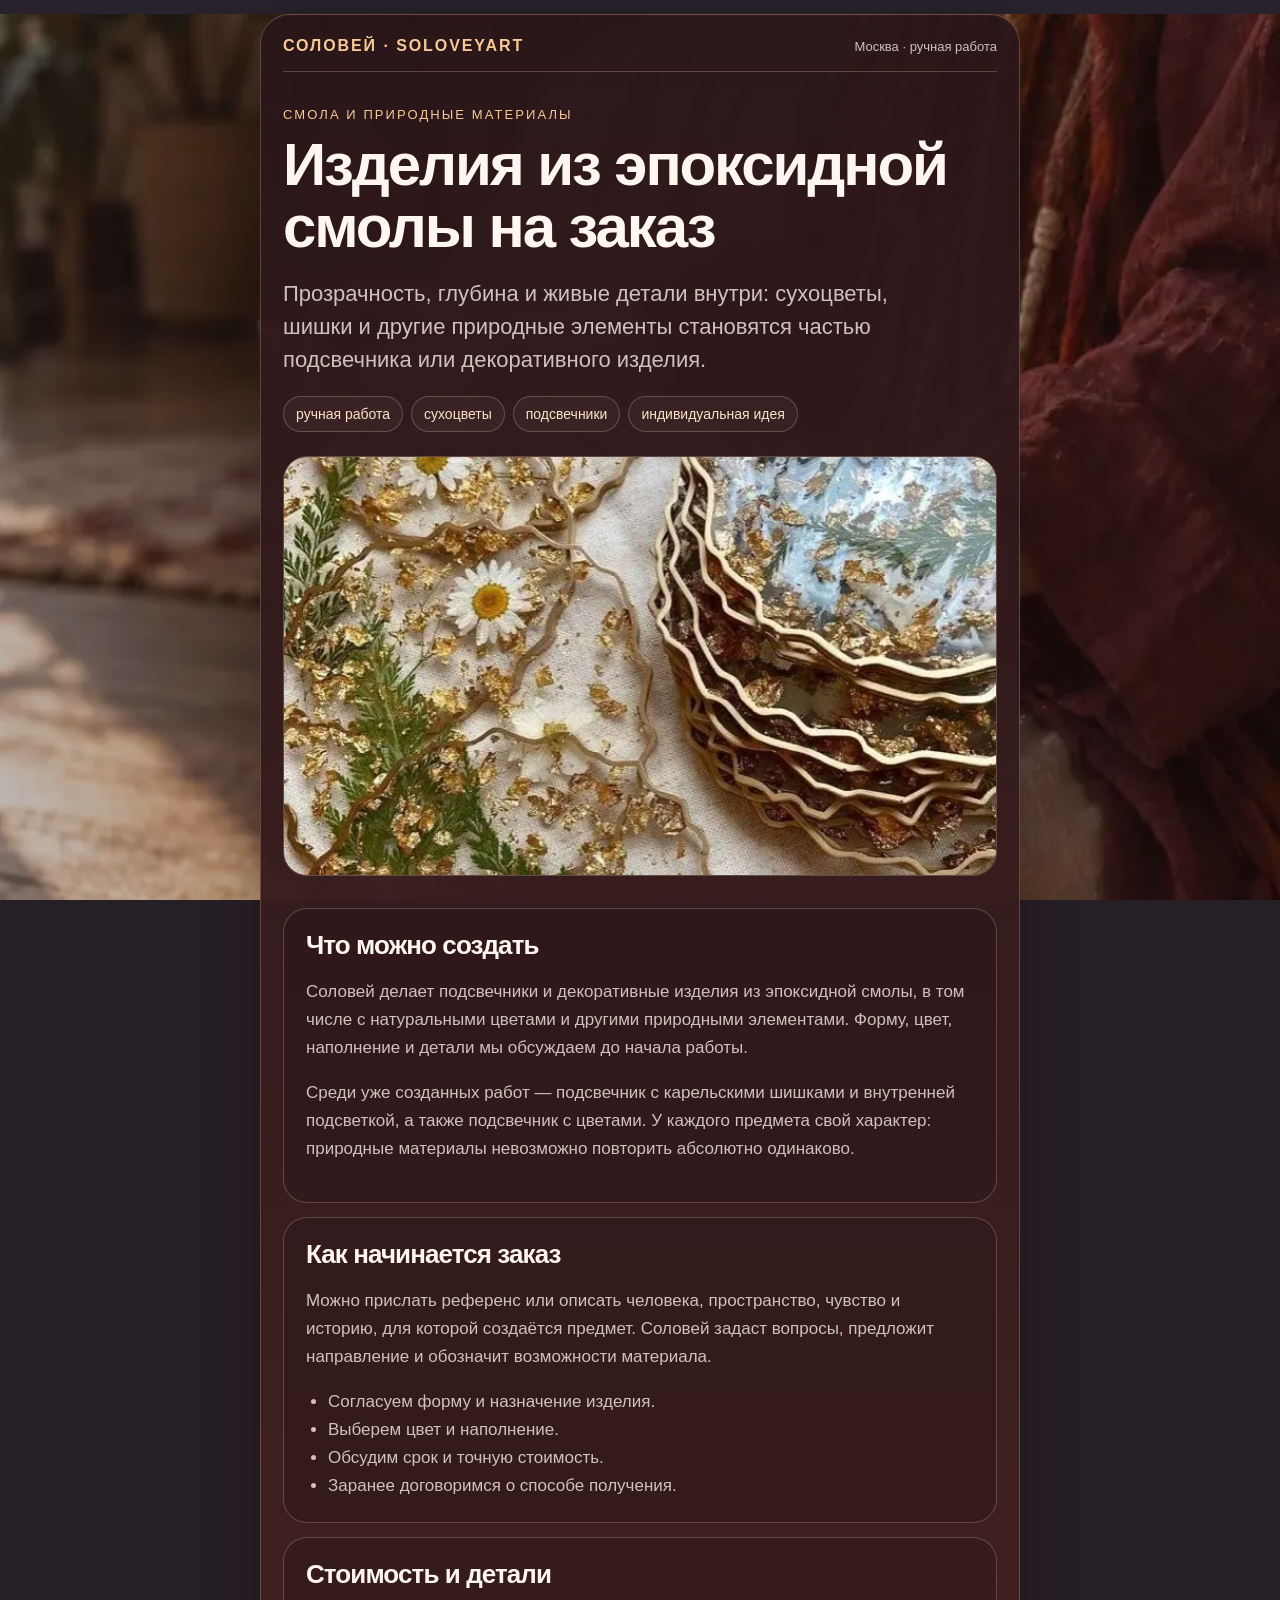
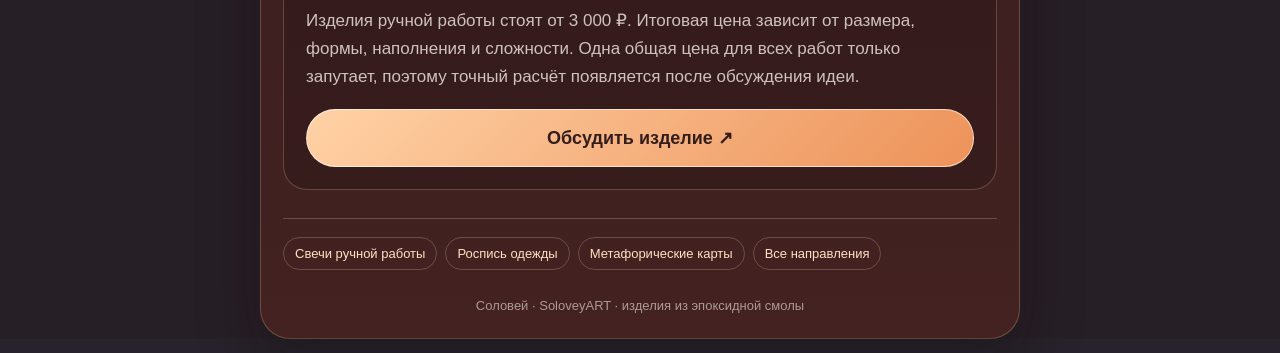
<file: izdeliya-iz-epoksidnoy-smoly/index.html>
<!doctype html>
<html lang="ru">
<head>
  <meta charset="utf-8">
  <meta name="viewport" content="width=device-width,initial-scale=1">

  <title>Изделия из эпоксидной смолы на заказ в Москве — Соловей</title>
  <meta name="description" content="Авторские изделия и подсвечники из эпоксидной смолы с сухоцветами и природными элементами на заказ. Ручная работа SoloveyART, Москва.">
  <meta name="robots" content="index,follow,max-image-preview:large">
  <link rel="canonical" href="https://soloveyart.ru/izdeliya-iz-epoksidnoy-smoly/">
  <meta property="og:type" content="website">
  <meta property="og:title" content="Изделия из эпоксидной смолы на заказ">
  <meta property="og:description" content="Подсвечники и декоративные изделия с природными элементами — ручная работа Соловья.">
  <meta property="og:url" content="https://soloveyart.ru/izdeliya-iz-epoksidnoy-smoly/">
  <meta property="og:image" content="https://soloveyart.ru/assets/img/59344193-8923-4db3-8c83-5c56531e4027.webp">
  <link rel="icon" href="../assets/icons/solovey-logo-64.png">
  <link rel="stylesheet" href="../assets/seo-pages.css" type="text/css">
  <script type="application/ld+json">
{"@context":"https://schema.org","@type":"Service","name":"Изделия из эпоксидной смолы на заказ","serviceType":"Авторские подсвечники и декоративные изделия из эпоксидной смолы","provider":{"@type":"Person","name":"Соловей","alternateName":["Анастасия Соловей","SoloveyART","Соловей Арт","Соловей кастом"]},"areaServed":{"@type":"City","name":"Москва"},"url":"https://soloveyart.ru/izdeliya-iz-epoksidnoy-smoly/"}
  </script>
</head>

<body>
  <main class="page">
    <header class="brand"><a href="../">СОЛОВЕЙ · SOLOVEYART</a><span>Москва · ручная работа</span></header>

    <article>
      <div class="hero">
        <p class="eyebrow">Смола и природные материалы</p>

        <h1>Изделия из эпоксидной смолы на заказ</h1>

        <p class="lead">Прозрачность, глубина и живые детали внутри: сухоцветы, шишки и другие природные элементы становятся частью подсвечника или декоративного изделия.</p>

        <div class="chips">
          <span>ручная работа</span><span>сухоцветы</span><span>подсвечники</span><span>индивидуальная идея</span>
        </div><img src="../assets/img/59344193-8923-4db3-8c83-5c56531e4027.webp" alt="Авторские подставки из эпоксидной смолы с цветами" width="900" height="900">
      </div>

      <section>
        <h2>Что можно создать</h2>

        <p>Соловей делает подсвечники и декоративные изделия из эпоксидной смолы, в том числе с натуральными цветами и другими природными элементами. Форму, цвет, наполнение и детали мы обсуждаем до начала работы.</p>

        <p>Среди уже созданных работ — подсвечник с карельскими шишками и внутренней подсветкой, а также подсвечник с цветами. У каждого предмета свой характер: природные материалы невозможно повторить абсолютно одинаково.</p>
      </section>

      <section>
        <h2>Как начинается заказ</h2>

        <p>Можно прислать референс или описать человека, пространство, чувство и историю, для которой создаётся предмет. Соловей задаст вопросы, предложит направление и обозначит возможности материала.</p>

        <ul>
          <li>Согласуем форму и назначение изделия.</li>

          <li>Выберем цвет и наполнение.</li>

          <li>Обсудим срок и точную стоимость.</li>

          <li>Заранее договоримся о способе получения.</li>
        </ul>
      </section>

      <section>
        <h2>Стоимость и детали</h2>

        <p>Изделия ручной работы стоят от 3 000 ₽. Итоговая цена зависит от размера, формы, наполнения и сложности. Одна общая цена для всех работ только запутает, поэтому точный расчёт появляется после обсуждения идеи.</p><a class="cta" href="https://t.me/ASOLOVEYART?text=%D0%97%D0%B4%D1%80%D0%B0%D0%B2%D1%81%D1%82%D0%B2%D1%83%D0%B9%D1%82%D0%B5!%20%D0%A5%D0%BE%D1%87%D1%83%20%D0%BE%D0%B1%D1%81%D1%83%D0%B4%D0%B8%D1%82%D1%8C%20%D0%B8%D0%B7%D0%B4%D0%B5%D0%BB%D0%B8%D0%B5%20%D0%B8%D0%B7%20%D1%8D%D0%BF%D0%BE%D0%BA%D1%81%D0%B8%D0%B4%D0%BD%D0%BE%D0%B9%20%D1%81%D0%BC%D0%BE%D0%BB%D1%8B%20%D0%BD%D0%B0%20%D0%B7%D0%B0%D0%BA%D0%B0%D0%B7.">Обсудить изделие ↗</a>
      </section>
    </article>

    <nav class="related" aria-label="Другие направления"><a href="../svechi-ruchnoy-raboty-na-zakaz/">Свечи ручной работы</a><a href="../rospis-odezhdy-na-zakaz/">Роспись одежды</a><a href="../metaforicheskie-karty/">Метафорические карты</a><a href="../">Все направления</a></nav>

    <footer>Соловей · SoloveyART · изделия из эпоксидной смолы</footer>
  </main>
</body>
</html>
</file>
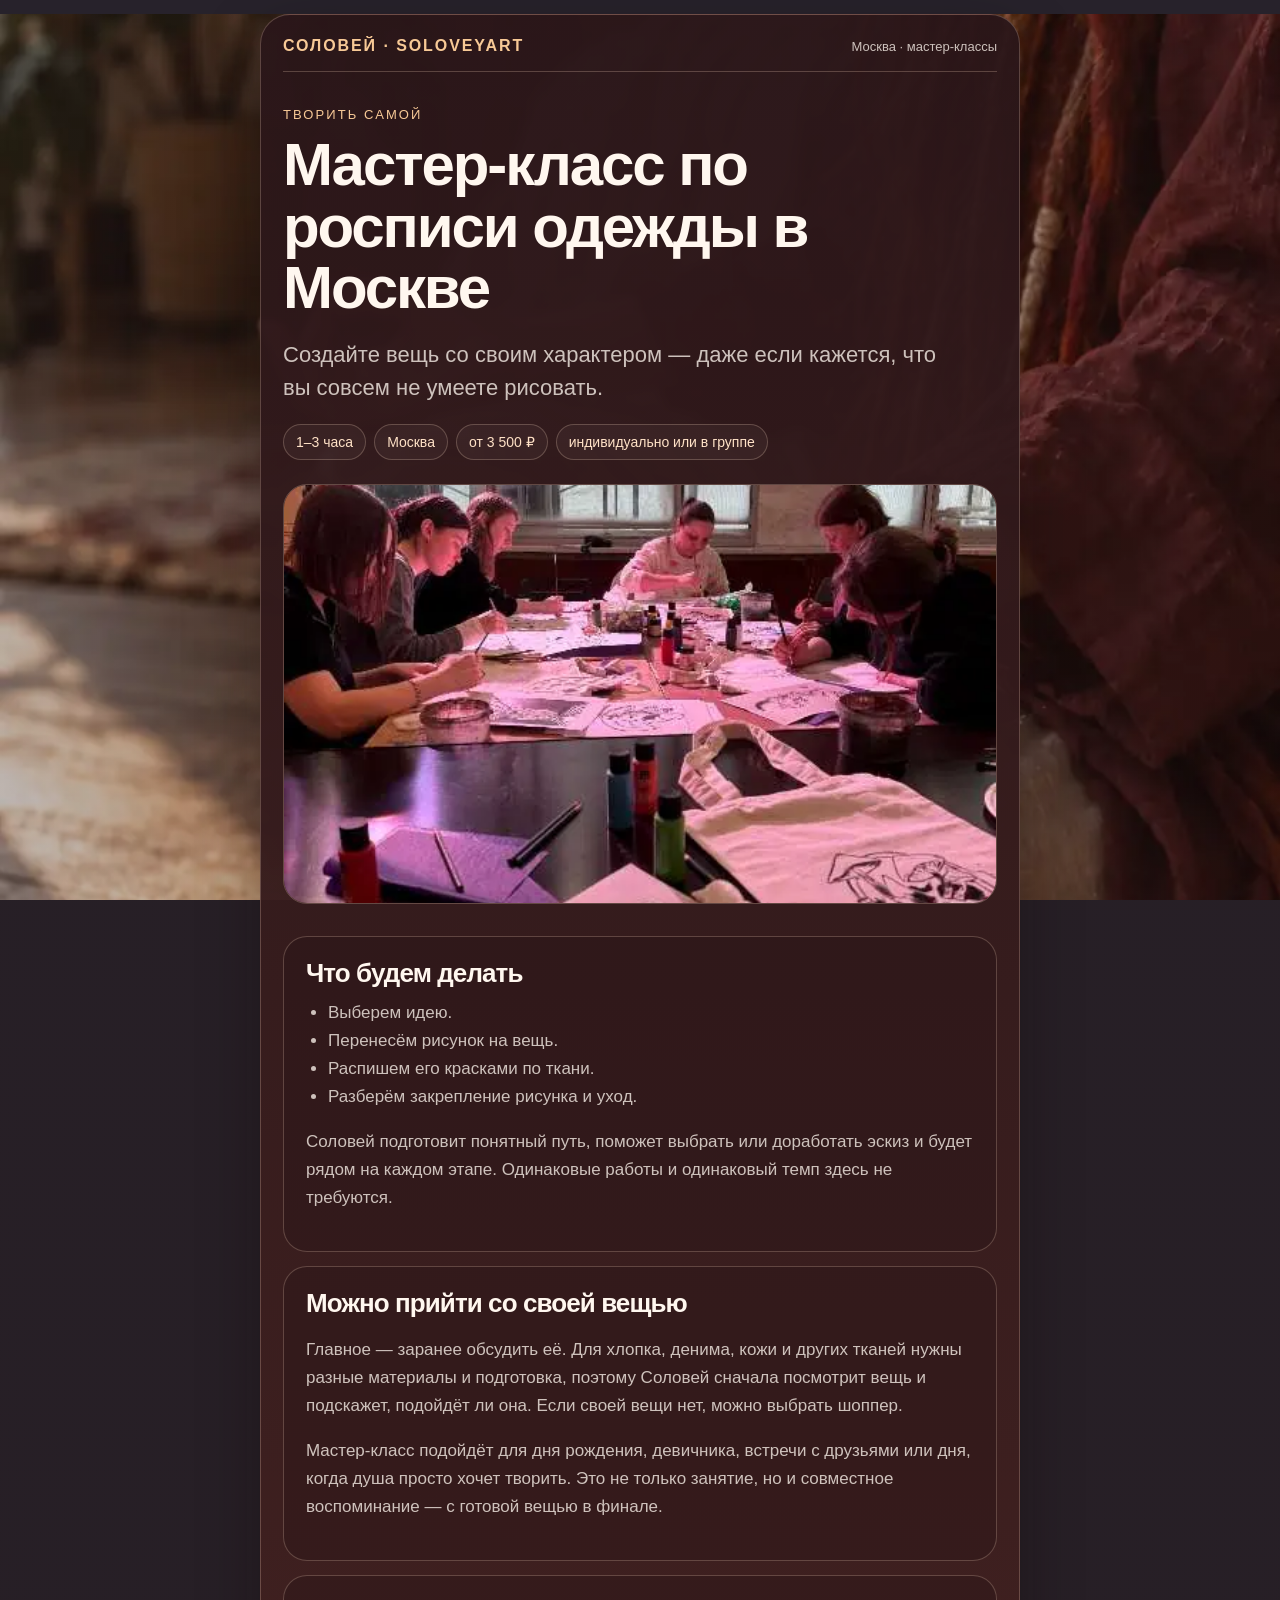
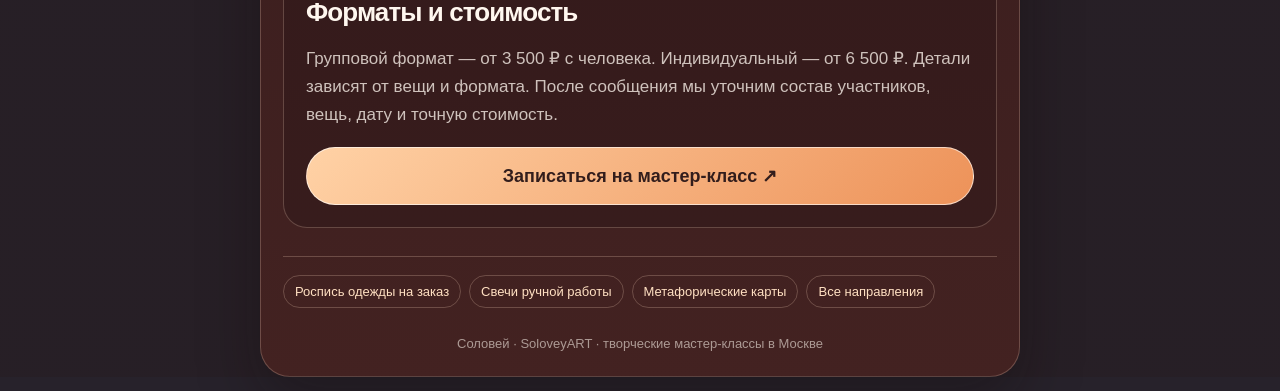
<file: master-klass-rospis-odezhdy/index.html>
<!doctype html><html lang="ru"><head><meta charset="utf-8"><meta name="viewport" content="width=device-width,initial-scale=1"><title>Мастер-класс по росписи одежды в Москве — Соловей</title><meta name="description" content="Индивидуальный или групповой мастер-класс по росписи одежды, футболок и шопперов в Москве. Подходит начинающим — Соловей помогает на каждом этапе."><meta name="robots" content="index,follow,max-image-preview:large"><link rel="canonical" href="https://soloveyart.ru/master-klass-rospis-odezhdy/"><meta property="og:type" content="website"><meta property="og:title" content="Мастер-класс по росписи одежды в Москве"><meta property="og:description" content="Создайте вещь со своим характером — даже если кажется, что вы совсем не умеете рисовать."><meta property="og:url" content="https://soloveyart.ru/master-klass-rospis-odezhdy/"><meta property="og:image" content="https://soloveyart.ru/assets/img/master-group.webp"><link rel="icon" href="../assets/icons/solovey-logo-64.png"><link rel="stylesheet" href="../assets/seo-pages.css"><script type="application/ld+json">{"@context":"https://schema.org","@type":"Service","name":"Мастер-класс по росписи одежды","serviceType":"Индивидуальный и групповой творческий мастер-класс","provider":{"@type":"Person","name":"Соловей","alternateName":["Анастасия Соловей","SoloveyART","Соловей Арт"]},"areaServed":{"@type":"City","name":"Москва"},"url":"https://soloveyart.ru/master-klass-rospis-odezhdy/","offers":{"@type":"Offer","priceCurrency":"RUB","priceSpecification":{"@type":"PriceSpecification","minPrice":"3500"}}}</script></head><body><main class="page"><header class="brand"><a href="../">СОЛОВЕЙ · SOLOVEYART</a><span>Москва · мастер-классы</span></header><article><div class="hero"><p class="eyebrow">Творить самой</p><h1>Мастер-класс по росписи одежды в Москве</h1><p class="lead">Создайте вещь со своим характером — даже если кажется, что вы совсем не умеете рисовать.</p><div class="chips"><span>1–3 часа</span><span>Москва</span><span>от 3 500 ₽</span><span>индивидуально или в группе</span></div><img src="../assets/img/master-group.webp" alt="Групповой мастер-класс по росписи одежды в Москве" width="900" height="900"></div><section><h2>Что будем делать</h2><ul><li>Выберем идею.</li><li>Перенесём рисунок на вещь.</li><li>Распишем его красками по ткани.</li><li>Разберём закрепление рисунка и уход.</li></ul><p>Соловей подготовит понятный путь, поможет выбрать или доработать эскиз и будет рядом на каждом этапе. Одинаковые работы и одинаковый темп здесь не требуются.</p></section><section><h2>Можно прийти со своей вещью</h2><p>Главное — заранее обсудить её. Для хлопка, денима, кожи и других тканей нужны разные материалы и подготовка, поэтому Соловей сначала посмотрит вещь и подскажет, подойдёт ли она. Если своей вещи нет, можно выбрать шоппер.</p><p>Мастер-класс подойдёт для дня рождения, девичника, встречи с друзьями или дня, когда душа просто хочет творить. Это не только занятие, но и совместное воспоминание — с готовой вещью в финале.</p></section><section><h2>Форматы и стоимость</h2><p>Групповой формат — от 3 500 ₽ с человека. Индивидуальный — от 6 500 ₽. Детали зависят от вещи и формата. После сообщения мы уточним состав участников, вещь, дату и точную стоимость.</p><a class="cta" href="https://t.me/ASOLOVEYART?text=%D0%97%D0%B4%D1%80%D0%B0%D0%B2%D1%81%D1%82%D0%B2%D1%83%D0%B9%D1%82%D0%B5!%20%D0%A5%D0%BE%D1%87%D1%83%20%D0%B7%D0%B0%D0%BF%D0%B8%D1%81%D0%B0%D1%82%D1%8C%D1%81%D1%8F%20%D0%BD%D0%B0%20%D0%BC%D0%B0%D1%81%D1%82%D0%B5%D1%80-%D0%BA%D0%BB%D0%B0%D1%81%D1%81%20%D0%BF%D0%BE%20%D1%80%D0%BE%D1%81%D0%BF%D0%B8%D1%81%D0%B8.">Записаться на мастер-класс ↗</a></section></article><nav class="related" aria-label="Другие направления"><a href="../rospis-odezhdy-na-zakaz/">Роспись одежды на заказ</a><a href="../svechi-ruchnoy-raboty-na-zakaz/">Свечи ручной работы</a><a href="../metaforicheskie-karty/">Метафорические карты</a><a href="../">Все направления</a></nav><footer>Соловей · SoloveyART · творческие мастер-классы в Москве</footer></main></body></html>
</file>
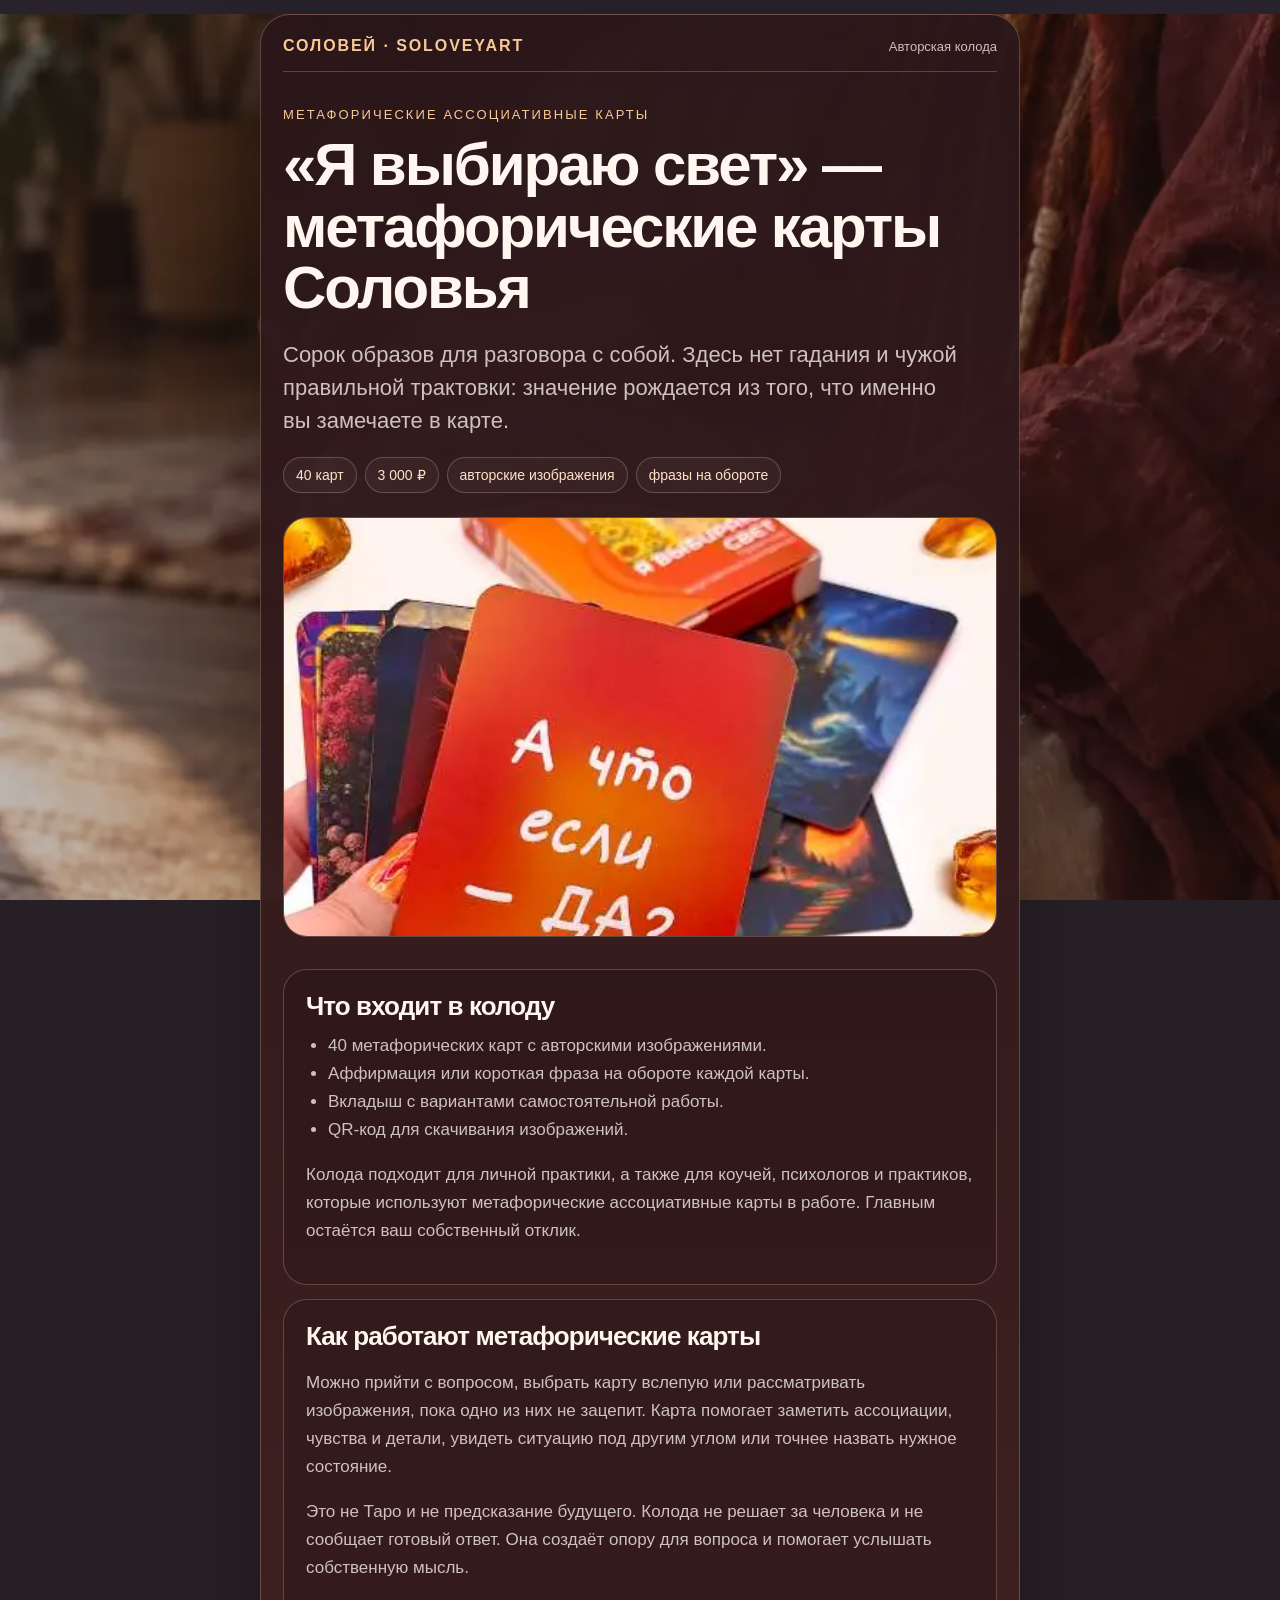
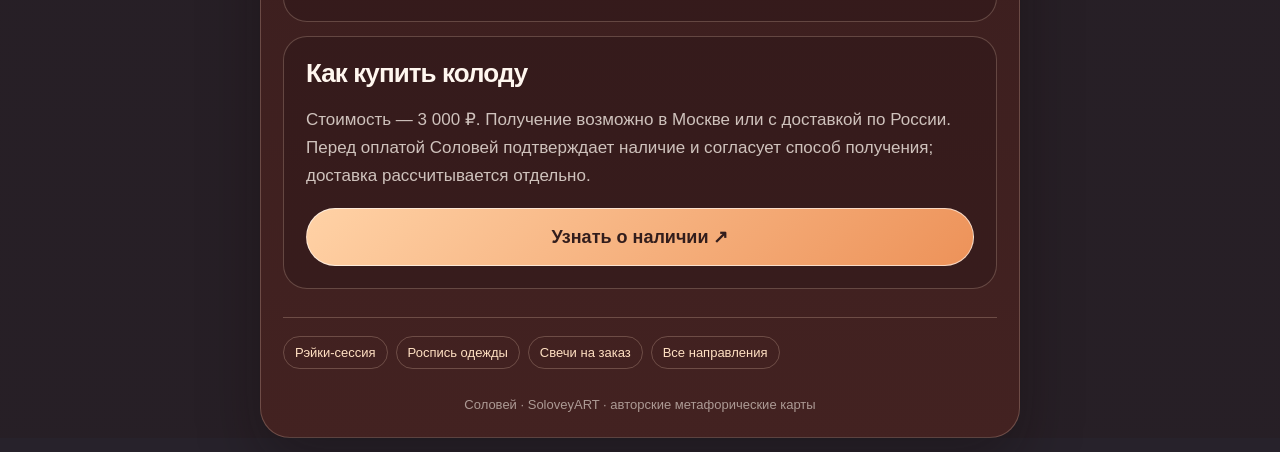
<file: metaforicheskie-karty/index.html>
<!doctype html><html lang="ru"><head><meta charset="utf-8"><meta name="viewport" content="width=device-width,initial-scale=1"><title>Метафорические карты «Я выбираю свет» — купить авторскую колоду</title><meta name="description" content="Авторская колода из 40 метафорических ассоциативных карт с изображениями и фразами. Для диалога с собой и практики — без гадания и готовых трактовок."><meta name="robots" content="index,follow,max-image-preview:large"><link rel="canonical" href="https://soloveyart.ru/metaforicheskie-karty/"><meta property="og:type" content="product"><meta property="og:title" content="Метафорические карты «Я выбираю свет»"><meta property="og:description" content="40 авторских карт для диалога с собой — без гадания и готовых трактовок."><meta property="og:url" content="https://soloveyart.ru/metaforicheskie-karty/"><meta property="og:image" content="https://soloveyart.ru/assets/img/cards-deck.webp"><link rel="icon" href="../assets/icons/solovey-logo-64.png"><link rel="stylesheet" href="../assets/seo-pages.css"><script type="application/ld+json">{"@context":"https://schema.org","@type":"Product","name":"Я выбираю свет — авторская колода метафорических карт","description":"40 метафорических карт с авторскими изображениями и фразами для диалога с собой.","brand":{"@type":"Brand","name":"SoloveyART","alternateName":["Соловей Арт","Соловей кастом"]},"image":"https://soloveyart.ru/assets/img/cards-deck.webp","offers":{"@type":"Offer","price":"3000","priceCurrency":"RUB","availability":"https://schema.org/InStock","url":"https://soloveyart.ru/metaforicheskie-karty/"}}</script></head><body><main class="page"><header class="brand"><a href="../">СОЛОВЕЙ · SOLOVEYART</a><span>Авторская колода</span></header><article><div class="hero"><p class="eyebrow">Метафорические ассоциативные карты</p><h1>«Я выбираю свет» — метафорические карты Соловья</h1><p class="lead">Сорок образов для разговора с собой. Здесь нет гадания и чужой правильной трактовки: значение рождается из того, что именно вы замечаете в карте.</p><div class="chips"><span>40 карт</span><span>3 000 ₽</span><span>авторские изображения</span><span>фразы на обороте</span></div><img src="../assets/img/cards-deck.webp" alt="Авторская колода метафорических карт Я выбираю свет" width="900" height="900"></div><section><h2>Что входит в колоду</h2><ul><li>40 метафорических карт с авторскими изображениями.</li><li>Аффирмация или короткая фраза на обороте каждой карты.</li><li>Вкладыш с вариантами самостоятельной работы.</li><li>QR-код для скачивания изображений.</li></ul><p>Колода подходит для личной практики, а также для коучей, психологов и практиков, которые используют метафорические ассоциативные карты в работе. Главным остаётся ваш собственный отклик.</p></section><section><h2>Как работают метафорические карты</h2><p>Можно прийти с вопросом, выбрать карту вслепую или рассматривать изображения, пока одно из них не зацепит. Карта помогает заметить ассоциации, чувства и детали, увидеть ситуацию под другим углом или точнее назвать нужное состояние.</p><p>Это не Таро и не предсказание будущего. Колода не решает за человека и не сообщает готовый ответ. Она создаёт опору для вопроса и помогает услышать собственную мысль.</p></section><section><h2>Как купить колоду</h2><p>Стоимость — 3 000 ₽. Получение возможно в Москве или с доставкой по России. Перед оплатой Соловей подтверждает наличие и согласует способ получения; доставка рассчитывается отдельно.</p><a class="cta" href="https://t.me/ASOLOVEYART?text=%D0%97%D0%B4%D1%80%D0%B0%D0%B2%D1%81%D1%82%D0%B2%D1%83%D0%B9%D1%82%D0%B5!%20%D0%A5%D0%BE%D1%87%D1%83%20%D0%BF%D1%80%D0%B8%D0%BE%D0%B1%D1%80%D0%B5%D1%81%D1%82%D0%B8%20%D0%BC%D0%B5%D1%82%D0%B0%D1%84%D0%BE%D1%80%D0%B8%D1%87%D0%B5%D1%81%D0%BA%D0%B8%D0%B5%20%D0%BA%D0%B0%D1%80%D1%82%D1%8B%20%C2%AB%D0%AF%20%D0%B2%D1%8B%D0%B1%D0%B8%D1%80%D0%B0%D1%8E%20%D1%81%D0%B2%D0%B5%D1%82%C2%BB.">Узнать о наличии ↗</a></section></article><nav class="related" aria-label="Другие направления"><a href="../reiki-sessiya/">Рэйки-сессия</a><a href="../rospis-odezhdy-na-zakaz/">Роспись одежды</a><a href="../svechi-ruchnoy-raboty-na-zakaz/">Свечи на заказ</a><a href="../">Все направления</a></nav><footer>Соловей · SoloveyART · авторские метафорические карты</footer></main></body></html>
</file>
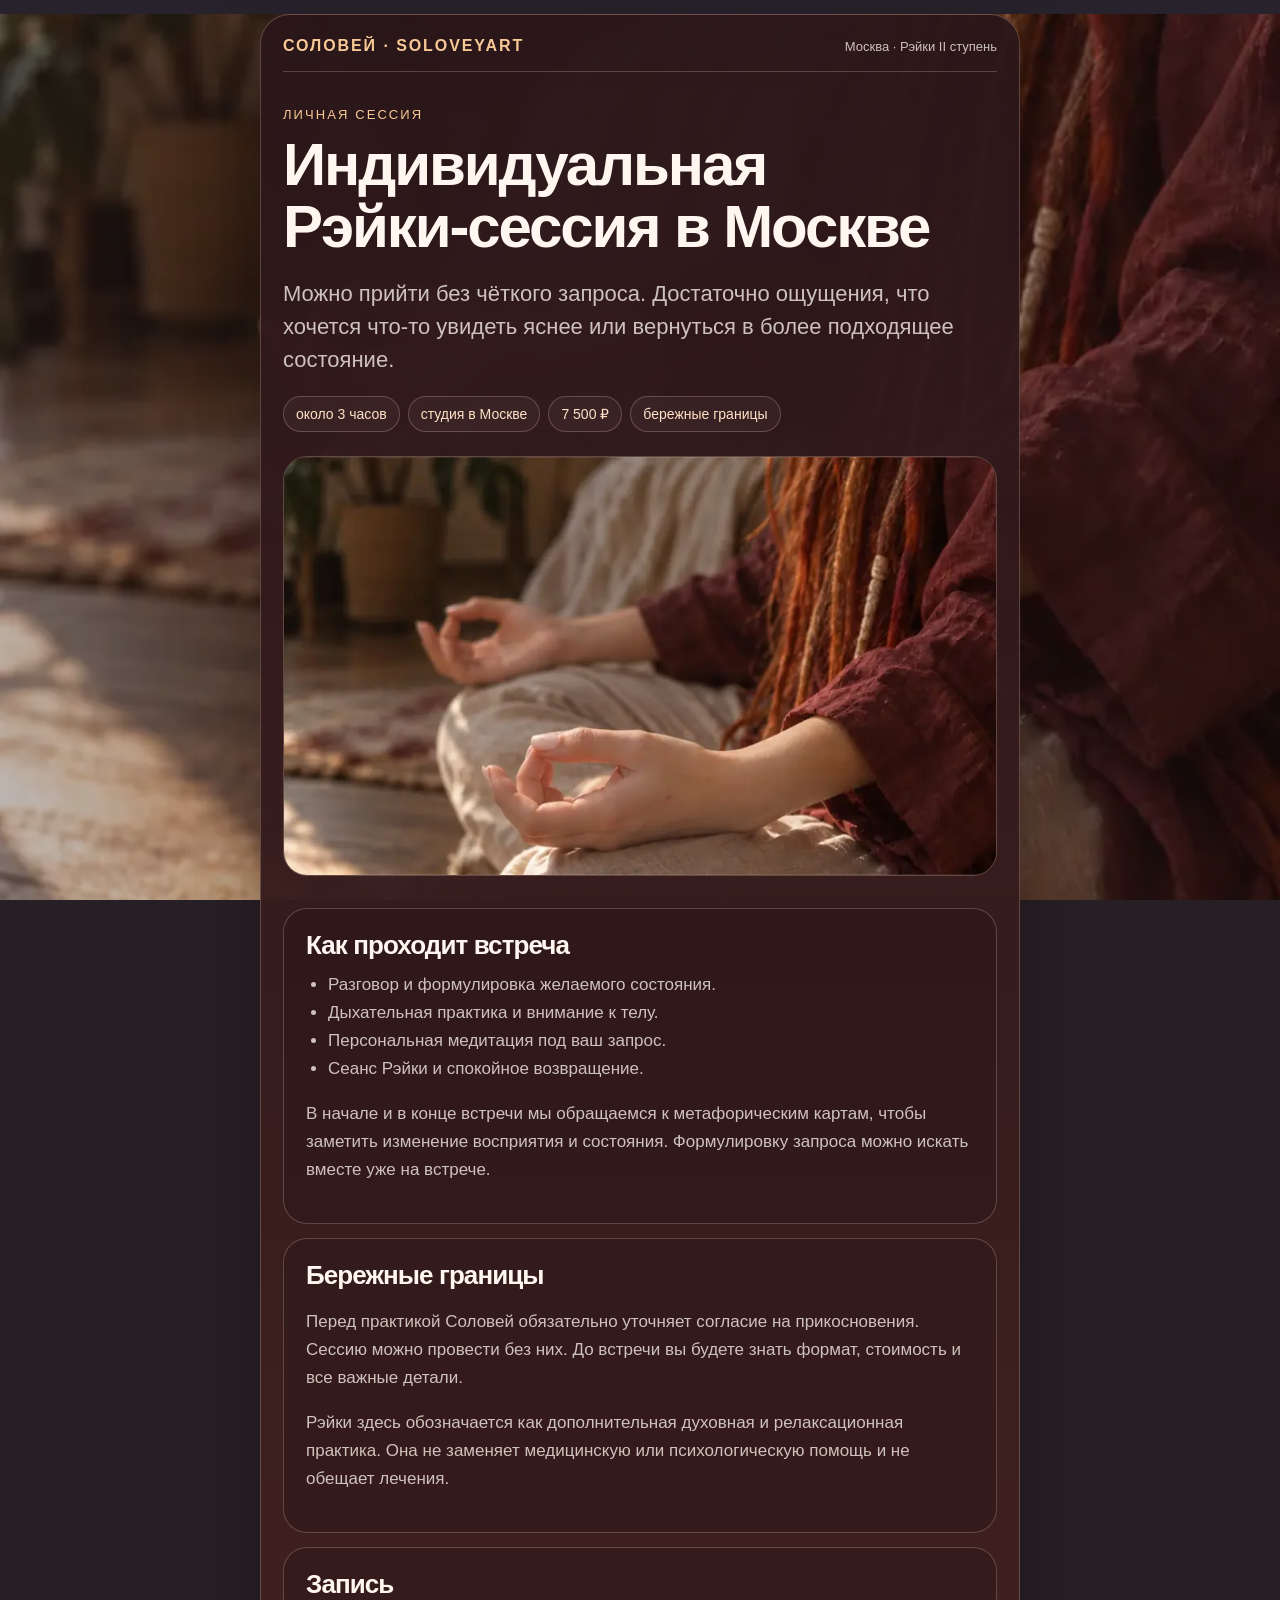
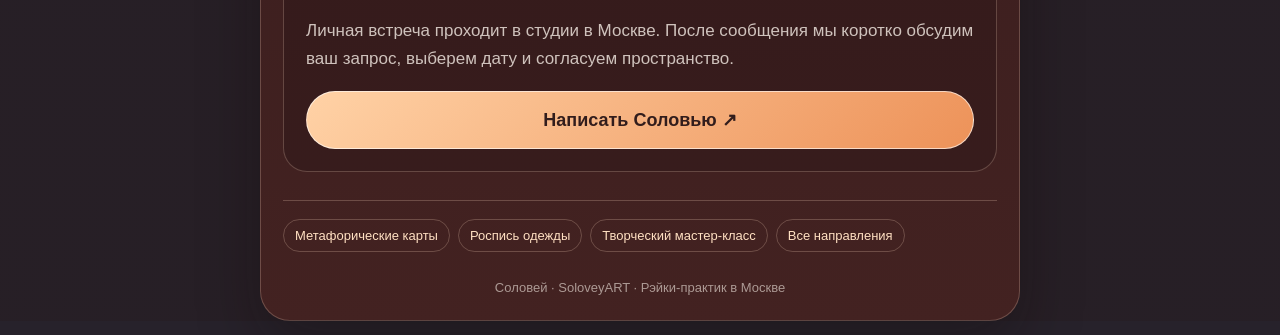
<file: reiki-sessiya/index.html>
<!doctype html><html lang="ru"><head><meta charset="utf-8"><meta name="viewport" content="width=device-width,initial-scale=1"><title>Рэйки-сессия в Москве — индивидуальная встреча с Соловьём</title><meta name="description" content="Индивидуальная Рэйки-сессия в Москве: разговор, дыхательная практика, персональная медитация, метафорические карты и сеанс Рэйки."><meta name="robots" content="index,follow,max-image-preview:large"><link rel="canonical" href="https://soloveyart.ru/reiki-sessiya/"><meta property="og:type" content="website"><meta property="og:title" content="Индивидуальная Рэйки-сессия в Москве"><meta property="og:description" content="Бережная духовная и релаксационная практика под ваш запрос."><meta property="og:url" content="https://soloveyart.ru/reiki-sessiya/"><meta property="og:image" content="https://soloveyart.ru/assets/img/4b5457c2-fd0b-4af3-9b4b-ba9846b40113.webp"><link rel="icon" href="../assets/icons/solovey-logo-64.png"><link rel="stylesheet" href="../assets/seo-pages.css"><script type="application/ld+json">{"@context":"https://schema.org","@type":"Service","name":"Индивидуальная Рэйки-сессия","serviceType":"Духовная и релаксационная практика","provider":{"@type":"Person","name":"Соловей","alternateName":["Анастасия Соловей","SoloveyART","Соловей Арт"],"jobTitle":"Рэйки-практик II ступени"},"areaServed":{"@type":"City","name":"Москва"},"url":"https://soloveyart.ru/reiki-sessiya/","offers":{"@type":"Offer","price":"7500","priceCurrency":"RUB"}}</script></head><body><main class="page"><header class="brand"><a href="../">СОЛОВЕЙ · SOLOVEYART</a><span>Москва · Рэйки II ступень</span></header><article><div class="hero"><p class="eyebrow">Личная сессия</p><h1>Индивидуальная Рэйки-сессия в Москве</h1><p class="lead">Можно прийти без чёткого запроса. Достаточно ощущения, что хочется что-то увидеть яснее или вернуться в более подходящее состояние.</p><div class="chips"><span>около 3 часов</span><span>студия в Москве</span><span>7 500 ₽</span><span>бережные границы</span></div><img src="../assets/img/4b5457c2-fd0b-4af3-9b4b-ba9846b40113.webp" alt="Пространство индивидуальной Рэйки-сессии" width="900" height="900"></div><section><h2>Как проходит встреча</h2><ul><li>Разговор и формулировка желаемого состояния.</li><li>Дыхательная практика и внимание к телу.</li><li>Персональная медитация под ваш запрос.</li><li>Сеанс Рэйки и спокойное возвращение.</li></ul><p>В начале и в конце встречи мы обращаемся к метафорическим картам, чтобы заметить изменение восприятия и состояния. Формулировку запроса можно искать вместе уже на встрече.</p></section><section><h2>Бережные границы</h2><p>Перед практикой Соловей обязательно уточняет согласие на прикосновения. Сессию можно провести без них. До встречи вы будете знать формат, стоимость и все важные детали.</p><p>Рэйки здесь обозначается как дополнительная духовная и релаксационная практика. Она не заменяет медицинскую или психологическую помощь и не обещает лечения.</p></section><section><h2>Запись</h2><p>Личная встреча проходит в студии в Москве. После сообщения мы коротко обсудим ваш запрос, выберем дату и согласуем пространство.</p><a class="cta" href="https://t.me/ASOLOVEYART?text=%D0%97%D0%B4%D1%80%D0%B0%D0%B2%D1%81%D1%82%D0%B2%D1%83%D0%B9%D1%82%D0%B5!%20%D0%A5%D0%BE%D1%87%D1%83%20%D0%B7%D0%B0%D0%BF%D0%B8%D1%81%D0%B0%D1%82%D1%8C%D1%81%D1%8F%20%D0%BD%D0%B0%20%D0%BB%D0%B8%D1%87%D0%BD%D1%83%D1%8E%20%D1%81%D0%B5%D1%81%D1%81%D0%B8%D1%8E.">Написать Соловью ↗</a></section></article><nav class="related" aria-label="Другие направления"><a href="../metaforicheskie-karty/">Метафорические карты</a><a href="../rospis-odezhdy-na-zakaz/">Роспись одежды</a><a href="../master-klass-rospis-odezhdy/">Творческий мастер-класс</a><a href="../">Все направления</a></nav><footer>Соловей · SoloveyART · Рэйки-практик в Москве</footer></main></body></html>
</file>
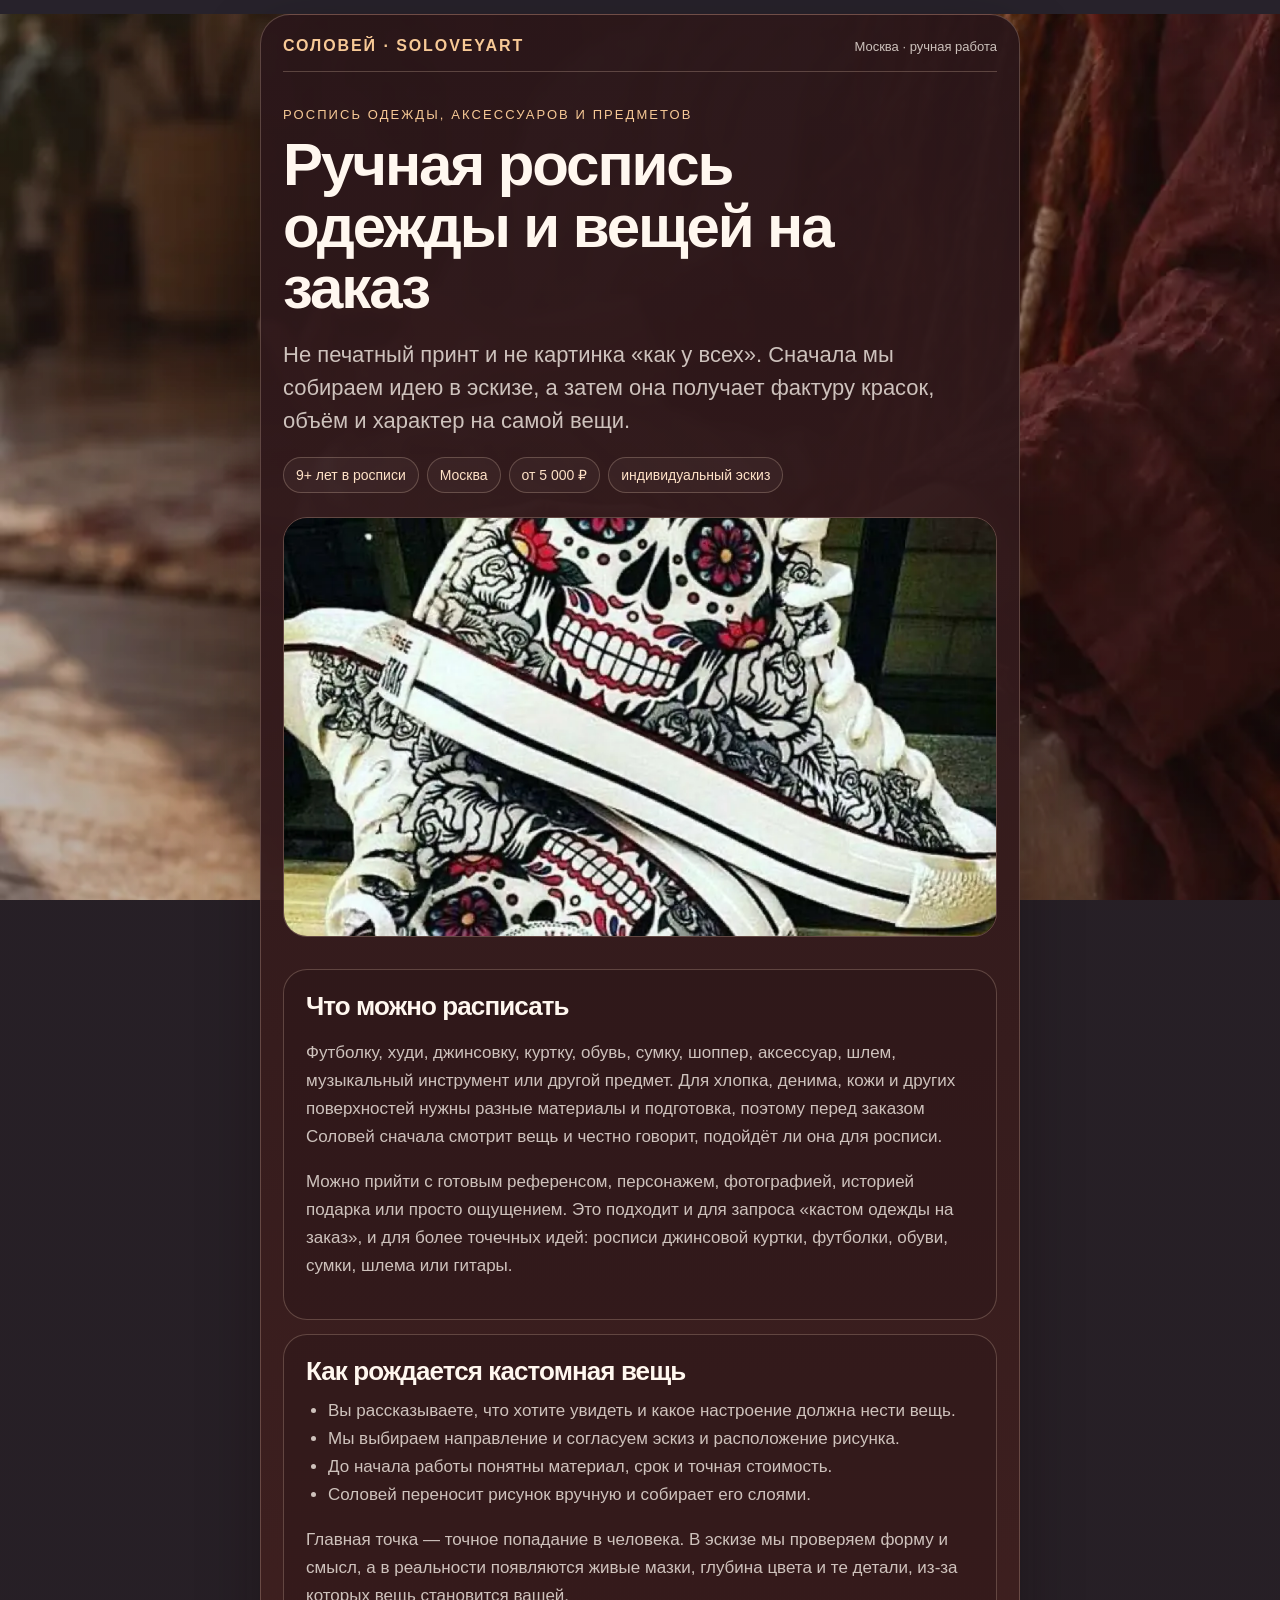
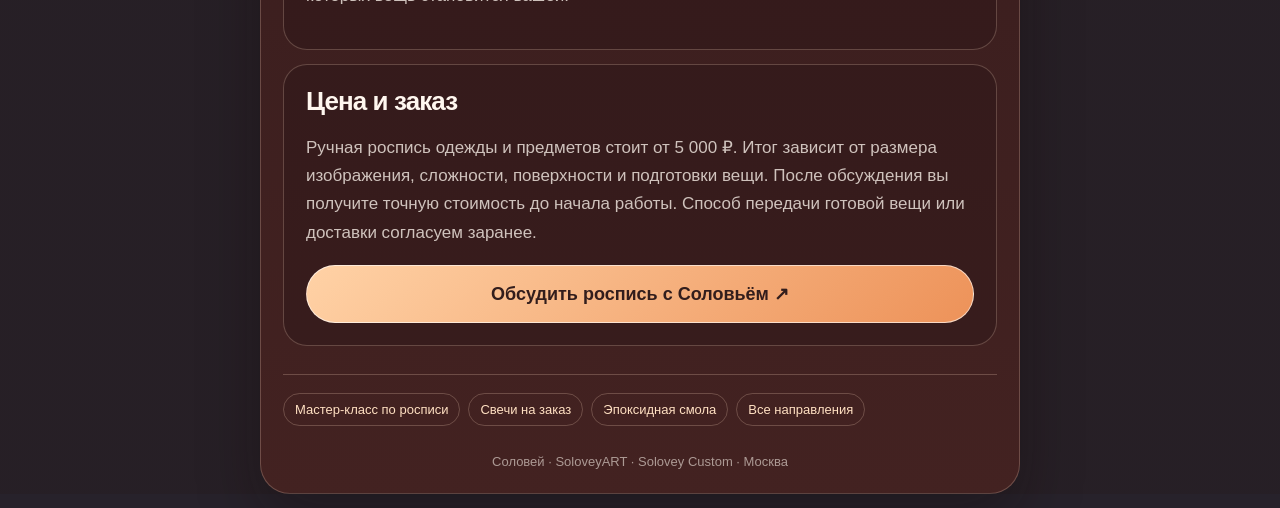
<file: rospis-odezhdy-na-zakaz/index.html>
<!doctype html>
<html lang="ru">
<head>
  <meta charset="utf-8">
  <meta name="viewport" content="width=device-width,initial-scale=1">

  <title>Роспись одежды и вещей на заказ в Москве — Соловей | SoloveyART</title>
  <meta name="description" content="Авторская ручная роспись одежды, обуви, аксессуаров, шлемов, музыкальных инструментов и других предметов на заказ в Москве. Эскиз согласуется до начала работы.">
  <meta name="robots" content="index,follow,max-image-preview:large">
  <link rel="canonical" href="https://soloveyart.ru/rospis-odezhdy-na-zakaz/">
  <meta property="og:type" content="website">
  <meta property="og:title" content="Роспись одежды и вещей на заказ — Соловей">
  <meta property="og:description" content="Кастом одежды и предметов по вашей истории, образу или референсу. Более 9 лет в росписи.">
  <meta property="og:url" content="https://soloveyart.ru/rospis-odezhdy-na-zakaz/">
  <meta property="og:image" content="https://soloveyart.ru/assets/img/8262d8f0-713b-4045-a020-b70edcb5d28c.webp">
  <link rel="icon" href="../assets/icons/solovey-logo-64.png">
  <link rel="stylesheet" href="../assets/seo-pages.css" type="text/css">
  <script type="application/ld+json">
{"@context":"https://schema.org","@type":"Service","name":"Роспись одежды и вещей на заказ","serviceType":"Ручная роспись и кастомизация одежды, обуви, аксессуаров и предметов","provider":{"@type":"Person","name":"Соловей","alternateName":["Анастасия Соловей","SoloveyART","Соловей Арт","Соловей кастом","Solovey Custom"]},"areaServed":{"@type":"City","name":"Москва"},"url":"https://soloveyart.ru/rospis-odezhdy-na-zakaz/","offers":{"@type":"Offer","priceCurrency":"RUB","priceSpecification":{"@type":"PriceSpecification","minPrice":"5000"}}}
  </script>
</head>

<body>
  <main class="page">
    <header class="brand"><a href="../">СОЛОВЕЙ · SOLOVEYART</a><span>Москва · ручная работа</span></header>

    <article>
      <div class="hero">
        <p class="eyebrow">Роспись одежды, аксессуаров и предметов</p>

        <h1>Ручная роспись одежды и вещей на заказ</h1>

        <p class="lead">Не печатный принт и не картинка «как у всех». Сначала мы собираем идею в эскизе, а затем она получает фактуру красок, объём и характер на самой вещи.</p>

        <div class="chips">
          <span>9+ лет в росписи</span><span>Москва</span><span>от 5 000 ₽</span><span>индивидуальный эскиз</span>
        </div><img src="../assets/img/8262d8f0-713b-4045-a020-b70edcb5d28c.webp" alt="Авторская ручная роспись обуви на заказ" width="900" height="900">
      </div>

      <section>
        <h2>Что можно расписать</h2>

        <p>Футболку, худи, джинсовку, куртку, обувь, сумку, шоппер, аксессуар, шлем, музыкальный инструмент или другой предмет. Для хлопка, денима, кожи и других поверхностей нужны разные материалы и подготовка, поэтому перед заказом Соловей сначала смотрит вещь и честно говорит, подойдёт ли она для росписи.</p>

        <p>Можно прийти с готовым референсом, персонажем, фотографией, историей подарка или просто ощущением. Это подходит и для запроса «кастом одежды на заказ», и для более точечных идей: росписи джинсовой куртки, футболки, обуви, сумки, шлема или гитары.</p>
      </section>

      <section>
        <h2>Как рождается кастомная вещь</h2>

        <ul>
          <li>Вы рассказываете, что хотите увидеть и какое настроение должна нести вещь.</li>

          <li>Мы выбираем направление и согласуем эскиз и расположение рисунка.</li>

          <li>До начала работы понятны материал, срок и точная стоимость.</li>

          <li>Соловей переносит рисунок вручную и собирает его слоями.</li>
        </ul>

        <p>Главная точка — точное попадание в человека. В эскизе мы проверяем форму и смысл, а в реальности появляются живые мазки, глубина цвета и те детали, из-за которых вещь становится вашей.</p>
      </section>

      <section>
        <h2>Цена и заказ</h2>

        <p>Ручная роспись одежды и предметов стоит от 5 000 ₽. Итог зависит от размера изображения, сложности, поверхности и подготовки вещи. После обсуждения вы получите точную стоимость до начала работы. Способ передачи готовой вещи или доставки согласуем заранее.</p><a class="cta" href="https://t.me/ASOLOVEYART?text=%D0%97%D0%B4%D1%80%D0%B0%D0%B2%D1%81%D1%82%D0%B2%D1%83%D0%B9%D1%82%D0%B5!%20%D0%A5%D0%BE%D1%87%D1%83%20%D0%BE%D0%B1%D1%81%D1%83%D0%B4%D0%B8%D1%82%D1%8C%20%D1%80%D0%BE%D1%81%D0%BF%D0%B8%D1%81%D1%8C%20%D0%BE%D0%B4%D0%B5%D0%B6%D0%B4%D1%8B%20%D0%BD%D0%B0%20%D0%B7%D0%B0%D0%BA%D0%B0%D0%B7.">Обсудить роспись с Соловьём ↗</a>
      </section>
    </article>

    <nav class="related" aria-label="Другие направления"><a href="../master-klass-rospis-odezhdy/">Мастер-класс по росписи</a><a href="../svechi-ruchnoy-raboty-na-zakaz/">Свечи на заказ</a><a href="../izdeliya-iz-epoksidnoy-smoly/">Эпоксидная смола</a><a href="../">Все направления</a></nav>

    <footer>Соловей · SoloveyART · Solovey Custom · Москва</footer>
  </main>
</body>
</html>
</file>
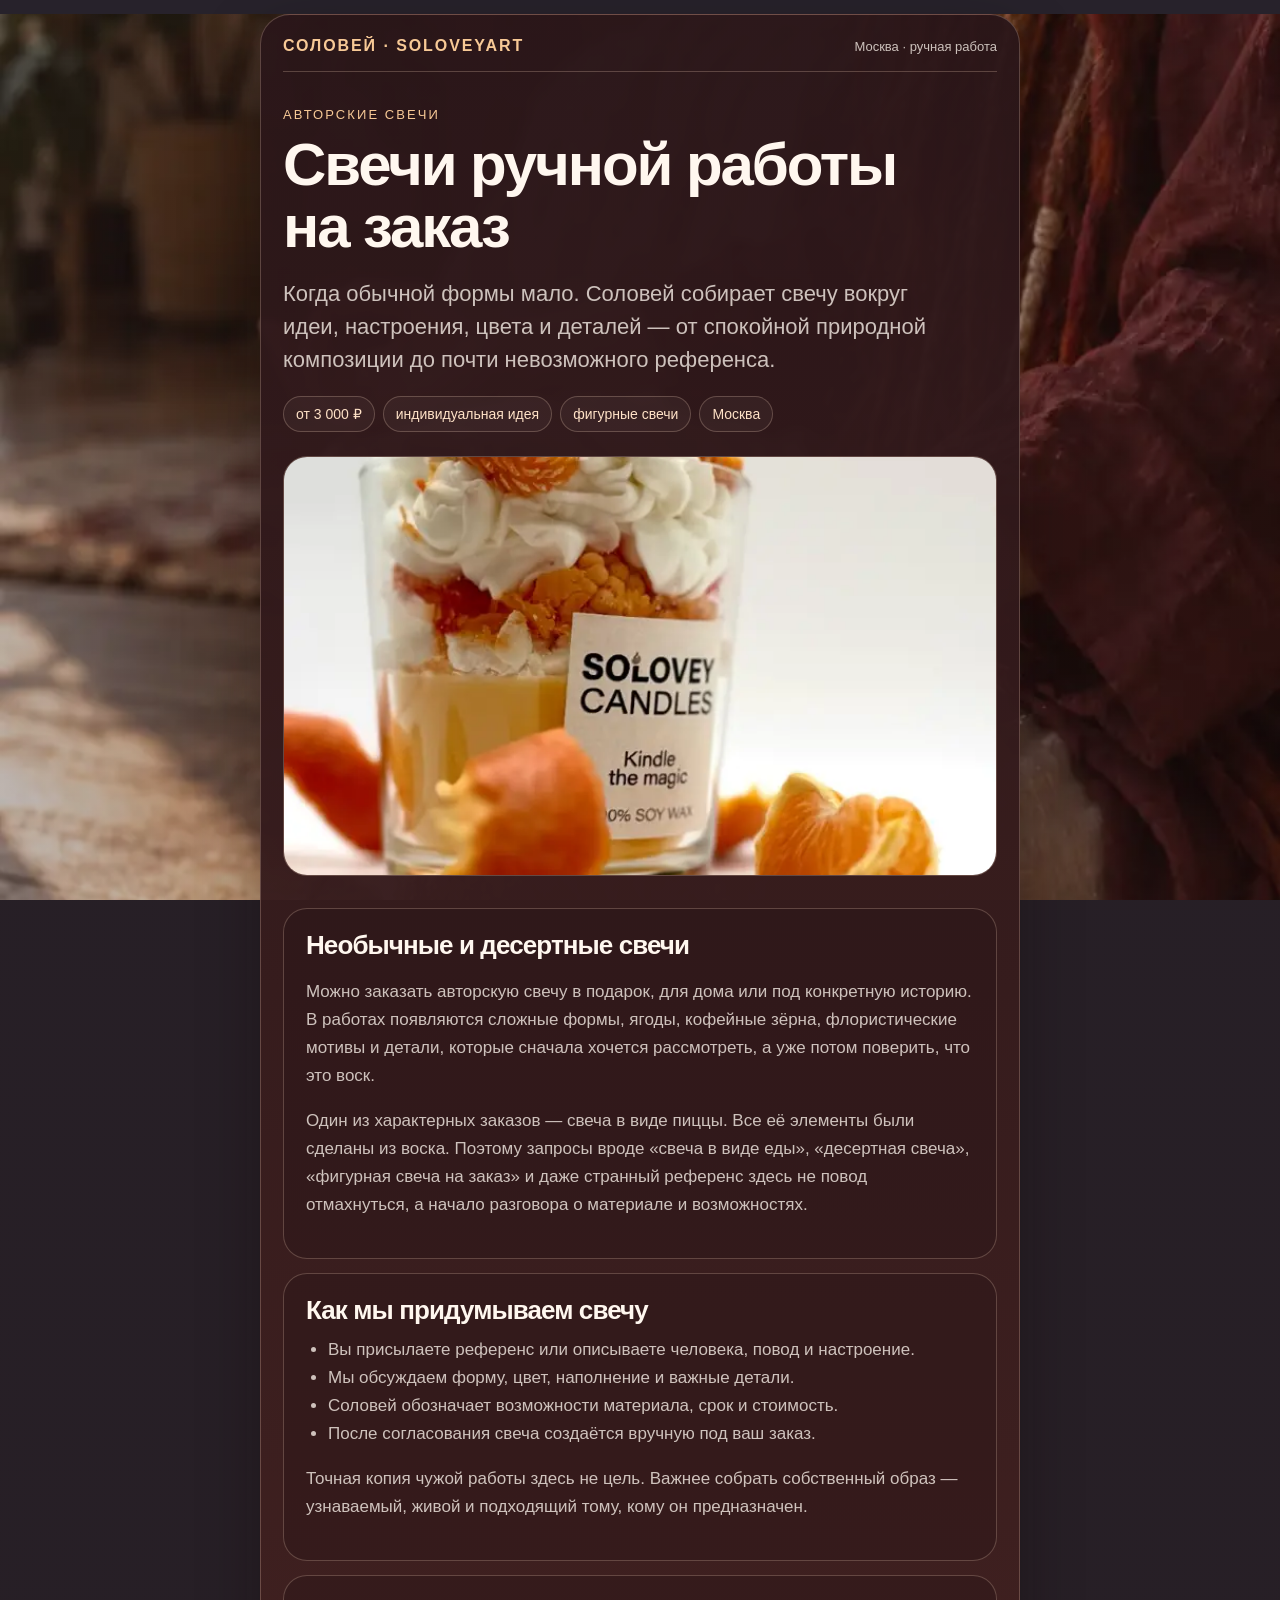
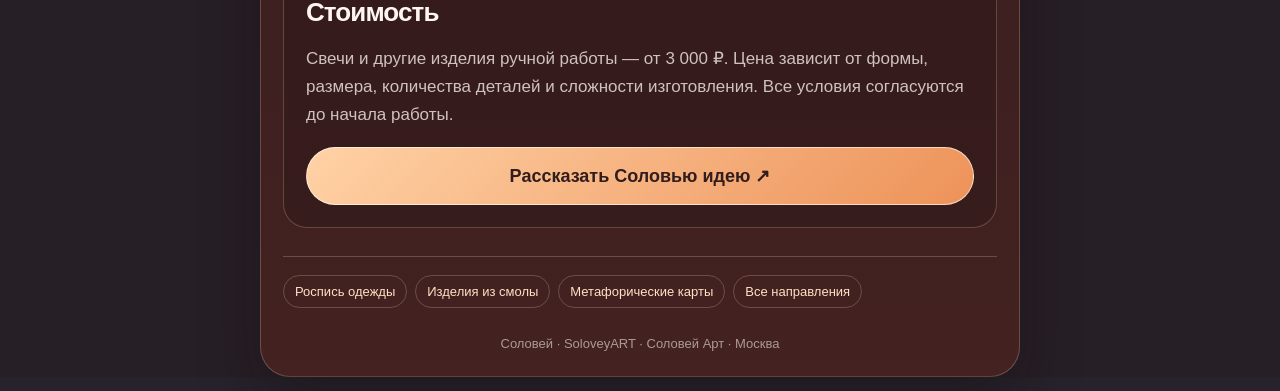
<file: svechi-ruchnoy-raboty-na-zakaz/index.html>
<!doctype html>
<html lang="ru">
<head>
  <meta charset="utf-8">
  <meta name="viewport" content="width=device-width,initial-scale=1">

  <title>Свечи ручной работы на заказ в Москве — Соловей</title>
  <meta name="description" content="Авторские и необычные свечи ручной работы на заказ: фигурные, десертные свечи и идеи по необычным референсам. SoloveyART, Москва.">
  <meta name="robots" content="index,follow,max-image-preview:large">
  <link rel="canonical" href="https://soloveyart.ru/svechi-ruchnoy-raboty-na-zakaz/">
  <meta property="og:type" content="website">
  <meta property="og:title" content="Авторские свечи ручной работы на заказ">
  <meta property="og:description" content="Свеча может выглядеть как маленький мир, десерт или даже пицца — обсудим вашу идею.">
  <meta property="og:url" content="https://soloveyart.ru/svechi-ruchnoy-raboty-na-zakaz/">
  <meta property="og:image" content="https://soloveyart.ru/assets/img/4fa6a922-4fc3-4daa-bbb8-ffed8f75ddf7.webp">
  <link rel="icon" href="../assets/icons/solovey-logo-64.png">
  <link rel="stylesheet" href="../assets/seo-pages.css" type="text/css">
  <script type="application/ld+json">
{"@context":"https://schema.org","@type":"Service","name":"Свечи ручной работы на заказ","serviceType":"Изготовление авторских и фигурных свечей","provider":{"@type":"Person","name":"Соловей","alternateName":["Анастасия Соловей","SoloveyART","Соловей Арт","Соловей кастом"]},"areaServed":{"@type":"City","name":"Москва"},"url":"https://soloveyart.ru/svechi-ruchnoy-raboty-na-zakaz/"}
  </script>
</head>

<body>
  <main class="page">
    <header class="brand"><a href="../">СОЛОВЕЙ · SOLOVEYART</a><span>Москва · ручная работа</span></header>

    <article>
      <div class="hero">
        <p class="eyebrow">Авторские свечи</p>

        <h1>Свечи ручной работы на заказ</h1>

        <p class="lead">Когда обычной формы мало. Соловей собирает свечу вокруг идеи, настроения, цвета и деталей — от спокойной природной композиции до почти невозможного референса.</p>

        <div class="chips">
          <span>от 3 000 ₽</span><span>индивидуальная идея</span><span>фигурные свечи</span><span>Москва</span>
        </div><img src="../assets/img/4fa6a922-4fc3-4daa-bbb8-ffed8f75ddf7.webp" alt="Авторская свеча ручной работы на заказ" width="900" height="900">
      </div>

      <section>
        <h2>Необычные и десертные свечи</h2>

        <p>Можно заказать авторскую свечу в подарок, для дома или под конкретную историю. В работах появляются сложные формы, ягоды, кофейные зёрна, флористические мотивы и детали, которые сначала хочется рассмотреть, а уже потом поверить, что это воск.</p>

        <p>Один из характерных заказов — свеча в виде пиццы. Все её элементы были сделаны из воска. Поэтому запросы вроде «свеча в виде еды», «десертная свеча», «фигурная свеча на заказ» и даже странный референс здесь не повод отмахнуться, а начало разговора о материале и возможностях.</p>
      </section>

      <section>
        <h2>Как мы придумываем свечу</h2>

        <ul>
          <li>Вы присылаете референс или описываете человека, повод и настроение.</li>

          <li>Мы обсуждаем форму, цвет, наполнение и важные детали.</li>

          <li>Соловей обозначает возможности материала, срок и стоимость.</li>

          <li>После согласования свеча создаётся вручную под ваш заказ.</li>
        </ul>

        <p>Точная копия чужой работы здесь не цель. Важнее собрать собственный образ — узнаваемый, живой и подходящий тому, кому он предназначен.</p>
      </section>

      <section>
        <h2>Стоимость</h2>

        <p>Свечи и другие изделия ручной работы — от 3 000 ₽. Цена зависит от формы, размера, количества деталей и сложности изготовления. Все условия согласуются до начала работы.</p><a class="cta" href="https://t.me/ASOLOVEYART?text=%D0%97%D0%B4%D1%80%D0%B0%D0%B2%D1%81%D1%82%D0%B2%D1%83%D0%B9%D1%82%D0%B5!%20%D0%A5%D0%BE%D1%87%D1%83%20%D0%BE%D0%B1%D1%81%D1%83%D0%B4%D0%B8%D1%82%D1%8C%20%D1%81%D0%B2%D0%B5%D1%87%D1%83%20%D1%80%D1%83%D1%87%D0%BD%D0%BE%D0%B9%20%D1%80%D0%B0%D0%B1%D0%BE%D1%82%D1%8B%20%D0%BD%D0%B0%20%D0%B7%D0%B0%D0%BA%D0%B0%D0%B7.">Рассказать Соловью идею ↗</a>
      </section>
    </article>

    <nav class="related" aria-label="Другие направления"><a href="../rospis-odezhdy-na-zakaz/">Роспись одежды</a><a href="../izdeliya-iz-epoksidnoy-smoly/">Изделия из смолы</a><a href="../metaforicheskie-karty/">Метафорические карты</a><a href="../">Все направления</a></nav>

    <footer>Соловей · SoloveyART · Соловей Арт · Москва</footer>
  </main>
</body>
</html>
</file>
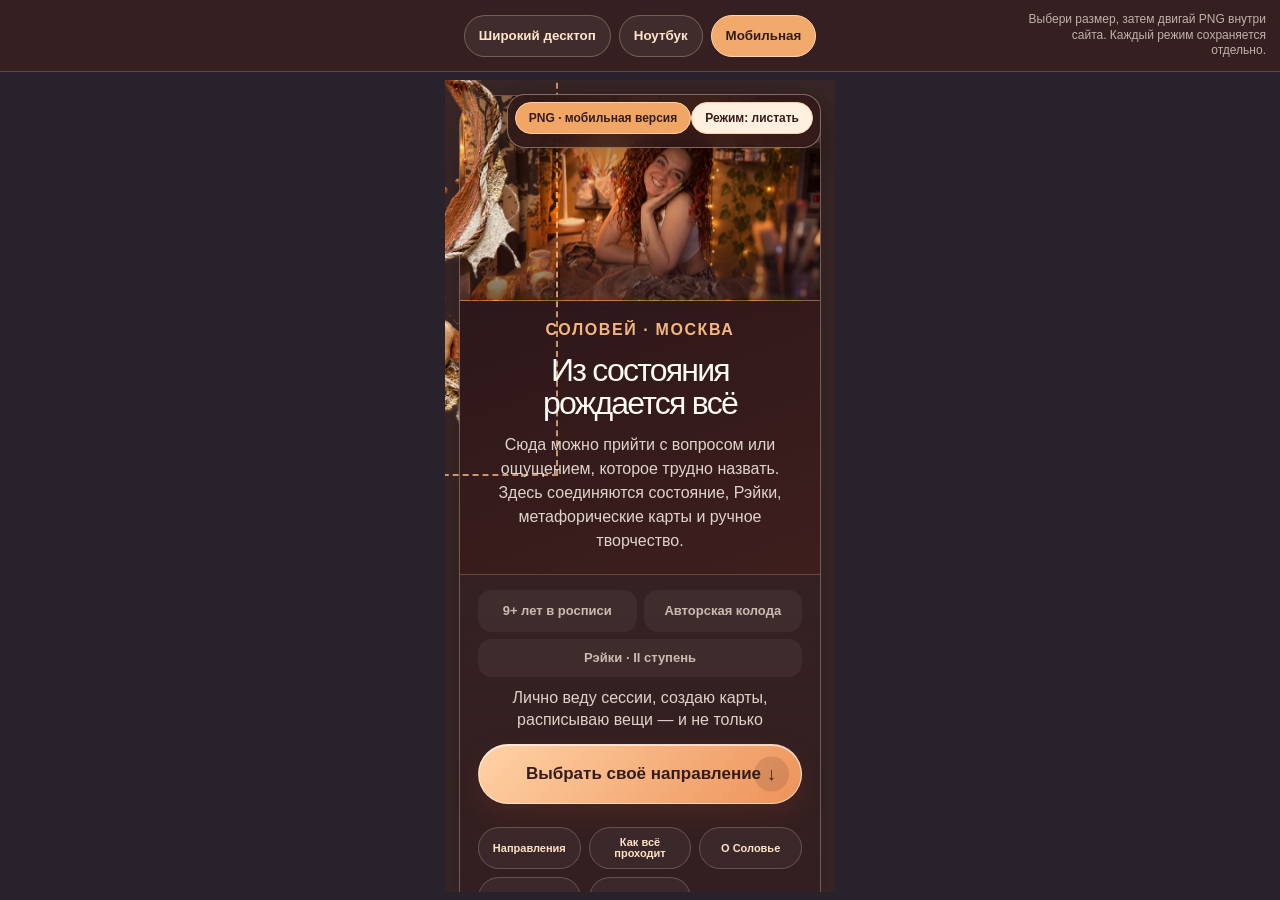
<file: decor-editor.html>
<!doctype html>
<html lang="ru">
<head>
  <meta charset="utf-8">
  <meta name="viewport" content="width=device-width,initial-scale=1">
  <meta name="robots" content="noindex,nofollow">
  <title>Расстановка PNG — Соловей</title>
  <style>
    *{box-sizing:border-box}html,body{height:100%;margin:0;background:#21191b;color:#fff7ef;font-family:-apple-system,BlinkMacSystemFont,"Segoe UI",Arial,sans-serif;overflow:hidden}
    .bar{height:72px;padding:10px 14px;display:flex;align-items:center;justify-content:center;gap:8px;border-bottom:1px solid rgba(255,225,198,.22);background:#351f20;position:relative;z-index:2}
    button{min-height:42px;padding:8px 14px;border:1px solid rgba(255,225,198,.28);border-radius:999px;background:rgba(255,255,255,.06);color:#ffe4cb;font-weight:650;cursor:pointer}button[aria-pressed="true"]{background:#f2aa6c;color:#351b18;border-color:#ffd5ad}.hint{position:absolute;right:14px;max-width:250px;color:rgba(255,247,239,.68);font-size:12px;line-height:1.3;text-align:right}
    .stage{height:calc(100% - 72px);display:flex;justify-content:center;align-items:flex-start;overflow:hidden;padding:8px;background:#27222b}.holder{position:relative;flex:none}.holder iframe{position:absolute;left:0;top:0;border:0;background:#27222b;transform-origin:top left}
    @media(max-width:900px){.bar{justify-content:flex-start;overflow-x:auto;padding-right:12px}.hint{display:none}button{white-space:nowrap}}
  </style>
</head>
<body>
  <header class="bar">
    <button type="button" data-profile="desktop-wide" data-width="1440">Широкий десктоп</button>
    <button type="button" data-profile="desktop-narrow" data-width="1024">Ноутбук</button>
    <button type="button" data-profile="mobile" data-width="390">Мобильная</button>
    <span class="hint">Выбери размер, затем двигай PNG внутри сайта. Каждый режим сохраняется отдельно.</span>
  </header>
  <main class="stage"><div class="holder"><iframe title="Редактор расположения PNG"></iframe></div></main>
  <script>
    (()=>{
      const stage=document.querySelector('.stage');
      const holder=document.querySelector('.holder');
      const frame=document.querySelector('iframe');
      const buttons=[...document.querySelectorAll('button[data-profile]')];
      let current={profile:'mobile',width:390};
      const layout=()=>{
        const scale=Math.min(1,(stage.clientWidth-16)/current.width);
        const visibleHeight=stage.clientHeight-16;
        holder.style.width=(current.width*scale)+'px';
        holder.style.height=visibleHeight+'px';
        frame.style.width=current.width+'px';
        frame.style.height=(visibleHeight/scale)+'px';
        frame.style.transform='scale('+scale+')';
      };
      const select=(profile,width)=>{
        current={profile,width};
        buttons.forEach(button=>button.setAttribute('aria-pressed',String(button.dataset.profile===profile)));
        frame.src='index.html?edit=decor&profile='+encodeURIComponent(profile)+'&v=editor-save-4';
        layout();
      };
      buttons.forEach(button=>button.addEventListener('click',()=>select(button.dataset.profile,Number(button.dataset.width))));
      addEventListener('resize',layout);
      select(current.profile,current.width);
    })();
  </script>
</body>
</html>
</file>
<file: assets/seo-pages.css>
:root{color-scheme:dark;--ink:#fff7ef;--muted:rgba(255,247,239,.76);--line:rgba(255,221,192,.23);--gold:#f7c996;--peach:#f2a064;--panel:rgba(59,31,31,.92)}
*{box-sizing:border-box}
html{min-height:100%;background:#27222b}
body{min-height:100%;margin:0;background:linear-gradient(rgba(38,24,26,.3),rgba(38,24,26,.3)),url("brand/site-background-user.webp") center/cover fixed;color:var(--ink);font-family:-apple-system,BlinkMacSystemFont,"Segoe UI",Arial,sans-serif}
a{color:inherit}
.page{width:min(calc(100% - 28px),760px);margin:14px auto;padding:22px;border:1px solid var(--line);border-radius:30px;background:linear-gradient(180deg,rgba(42,22,25,.96),rgba(68,34,33,.97));box-shadow:0 24px 60px rgba(17,8,9,.34)}
.brand{display:flex;align-items:center;justify-content:space-between;gap:16px;margin-bottom:32px;padding-bottom:16px;border-bottom:1px solid var(--line)}
.brand a{text-decoration:none;font-weight:700;letter-spacing:.12em;color:var(--gold)}
.brand span{font-size:13px;color:var(--muted)}
.eyebrow{margin:0 0 9px;color:var(--gold);font-size:13px;letter-spacing:.16em;text-transform:uppercase}
h1,h2{font-family:"Avenir Next","Arial Rounded MT Bold","Segoe UI",Arial,sans-serif;letter-spacing:-.035em}
h1{margin:0;max-width:680px;font-size:clamp(36px,8vw,60px);font-weight:600;line-height:1.02}
.lead{max-width:680px;margin:20px 0 0;color:var(--muted);font-size:clamp(18px,4vw,22px);line-height:1.5}
.hero{margin-bottom:28px}
.hero img{width:100%;max-height:420px;margin-top:24px;border:1px solid var(--line);border-radius:24px;object-fit:cover}
.chips{display:flex;flex-wrap:wrap;gap:8px;margin:20px 0 0}
.chips span{padding:9px 12px;border:1px solid var(--line);border-radius:999px;background:rgba(255,255,255,.04);color:#ffe2c7;font-size:14px}
section{margin-top:14px;padding:22px;border:1px solid var(--line);border-radius:24px;background:rgba(39,21,23,.36)}
h2{margin:0 0 10px;font-size:26px;line-height:1.15}
p,li{color:var(--muted);font-size:17px;line-height:1.65}
ul{margin:10px 0 0;padding-left:22px}
.cta{display:block;margin-top:18px;padding:17px 22px;border:1px solid rgba(255,255,255,.62);border-radius:999px;background:linear-gradient(135deg,#ffd2a6,#ed9259);color:#321d1c;text-align:center;text-decoration:none;font-size:18px;font-weight:700}
.related{display:flex;flex-wrap:wrap;gap:8px;margin-top:28px;padding-top:18px;border-top:1px solid var(--line)}
.related a{padding:8px 11px;border:1px solid var(--line);border-radius:999px;color:#ffe0c2;text-decoration:none;font-size:13px}
footer{margin-top:26px;color:rgba(255,247,239,.56);text-align:center;font-size:13px;line-height:1.5}
@media(max-width:520px){.page{width:calc(100% - 16px);margin:8px auto;padding:18px 14px;border-radius:24px}.brand{align-items:flex-start;flex-direction:column;margin-bottom:24px}section{padding:18px 15px}p,li{font-size:16px}}
@media(prefers-reduced-motion:reduce){*{scroll-behavior:auto!important}}
</file>
